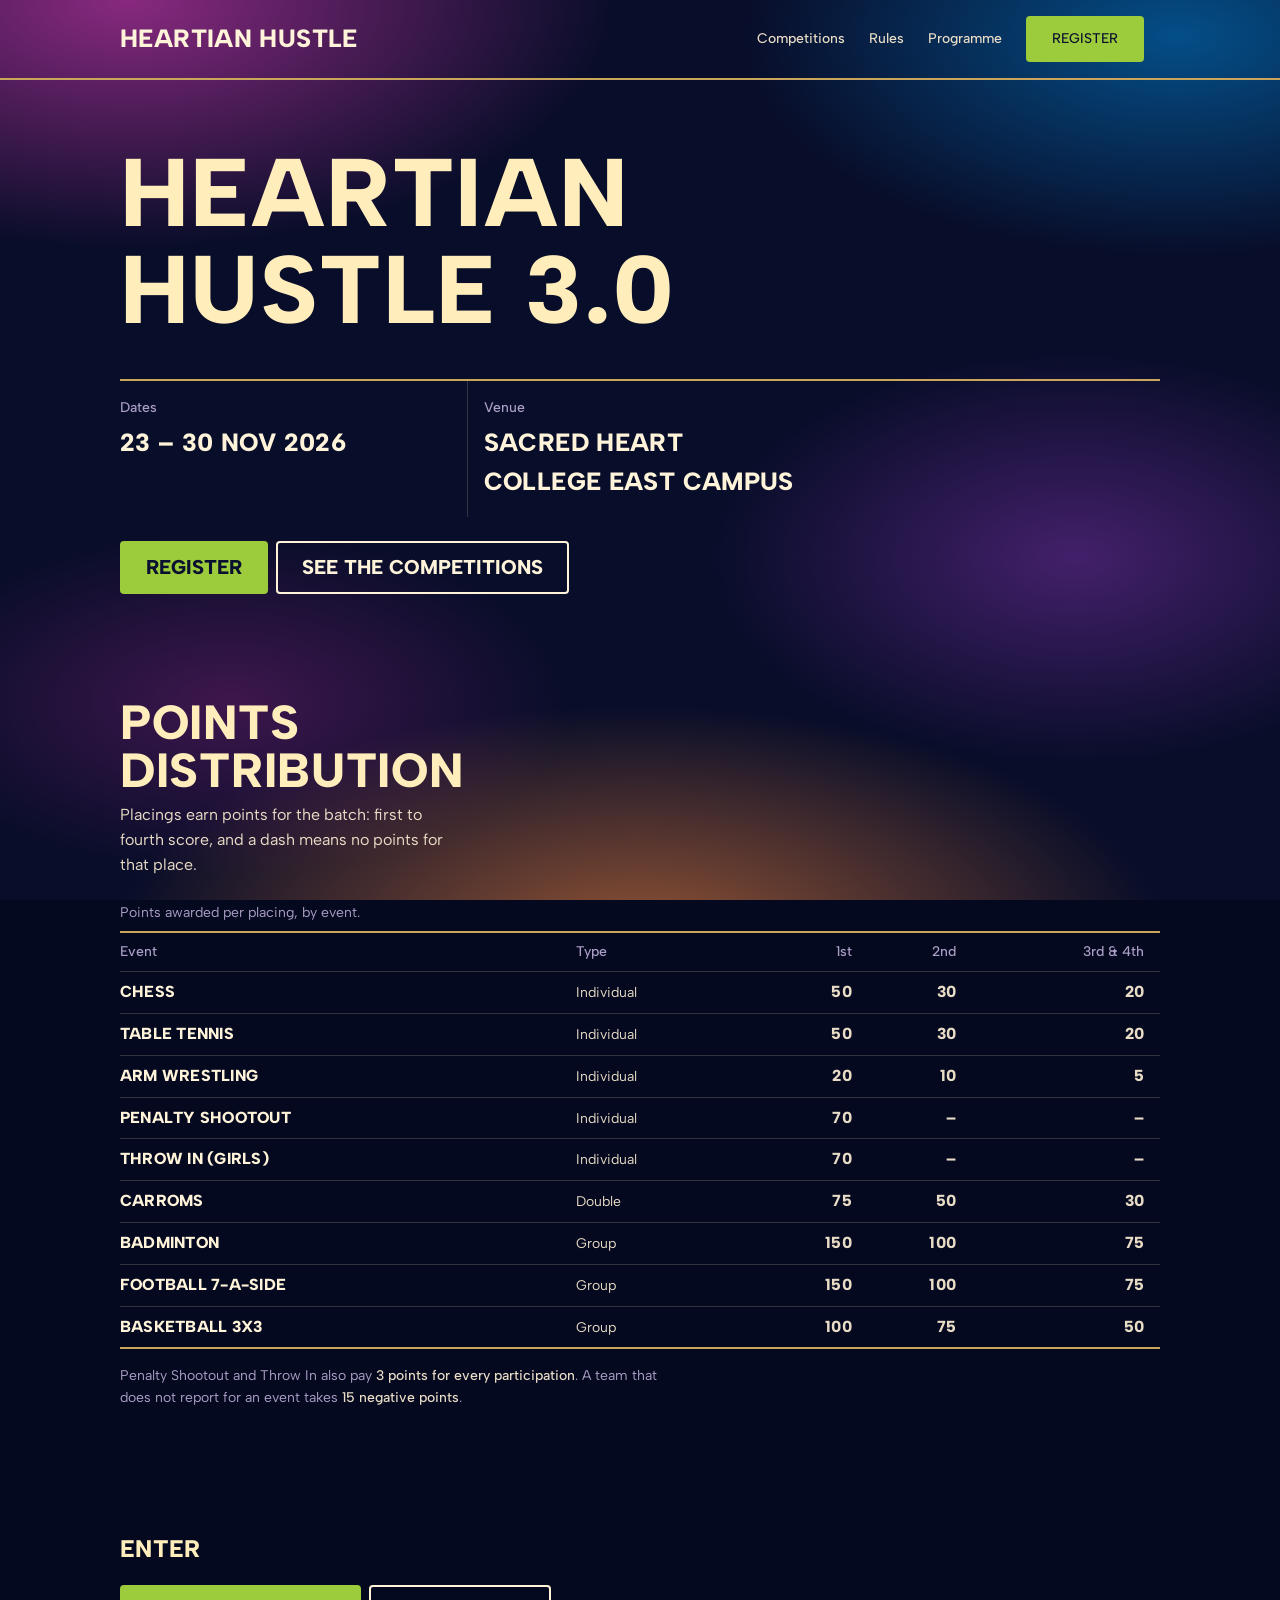
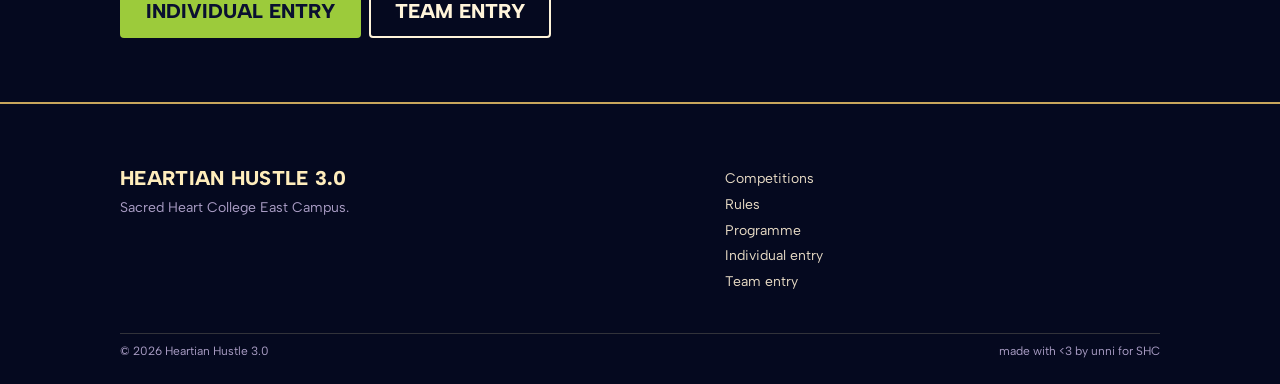
<file: index.html>
<!DOCTYPE html>
<html lang="en">
<head>
<meta charset="utf-8">
<meta name="viewport" content="width=device-width, initial-scale=1">
<title>Heartian Hustle 3.0</title>
<meta name="description" content="Heartian Hustle 3.0 at Sacred Heart College East Campus, 23 – 30 November 2026.">
<meta property="og:title" content="Heartian Hustle 3.0">
<meta property="og:description" content="Heartian Hustle 3.0 at Sacred Heart College East Campus, 23 – 30 November 2026.">
<meta property="og:type" content="website">
<meta name="theme-color" content="#080d29">
<link rel="icon" href="data:image/svg+xml,%3Csvg xmlns='http://www.w3.org/2000/svg' viewBox='0 0 32 32'%3E%3Crect width='32' height='32' fill='%239ccb3b'/%3E%3Ctext x='16' y='24' font-family='Helvetica,Arial,sans-serif' font-size='20' font-weight='700' fill='%230a1030' text-anchor='middle'%3EH%3C/text%3E%3C/svg%3E">
<link rel="preconnect" href="https://fonts.googleapis.com">
<link rel="preconnect" href="https://fonts.gstatic.com" crossorigin>
<link href="https://fonts.googleapis.com/css2?family=Albert+Sans:wght@400;500;700;800&family=JetBrains+Mono:wght@500&display=swap" rel="stylesheet">
<link rel="stylesheet" href="css/style.css?v=20261119i">
<script>document.documentElement.className += ' js';</script>
</head>

<body>
<a class="skip" href="#main">Skip to content</a>

<header class="mast">
  <div class="wrap mast-inner">
    <a class="wordmark" href="index.html">Heartian Hustle</a>
    <div class="mast-tools">
      <button class="nav-toggle" type="button" data-nav-toggle aria-expanded="false" aria-controls="site-nav">Menu</button>
    </div>
    <nav class="nav" id="site-nav" data-nav>
      <a href="events.html">Competitions</a>
      <a href="rules.html">Rules</a>
      <a href="schedule.html">Programme</a>
      <a class="btn btn-volt" href="register.html">Register</a>
    </nav>
  </div>
</header>

<main id="main">

  <section class="hero">
    <div class="wrap">
      <h1>Heartian Hustle 3.0</h1>
      <dl class="facts">
        <div><dt>Dates</dt><dd>23 – 30 Nov 2026</dd></div>
        <div><dt>Venue</dt><dd>Sacred Heart College East Campus</dd></div>
      </dl>
      <div class="actions">
        <a class="btn btn-volt" href="register.html">Register</a>
        <a class="btn btn-line" href="events.html">See the competitions</a>
      </div>
    </div>
  </section>

  <section class="section">
    <div class="wrap">
      <div class="section-head">
        <h2>Points distribution</h2>
        <p class="lede">Placings earn points for the batch: first to fourth score, and a dash means no points for that place.</p>
      </div>
      <div class="sheet-wrap">
        <table class="points">
          <caption>Points awarded per placing, by event.</caption>
          <thead>
            <tr>
              <th scope="col">Event</th>
              <th scope="col">Type</th>
              <th scope="col" class="num">1st</th>
              <th scope="col" class="num">2nd</th>
              <th scope="col" class="num">3rd &amp; 4th</th>
            </tr>
          </thead>
          <tbody>
            <tr>
              <th scope="row">Chess</th>
              <td>Individual</td>
              <td class="num">50</td>
              <td class="num">30</td>
              <td class="num">20</td>
            </tr>
            <tr>
              <th scope="row">Table Tennis</th>
              <td>Individual</td>
              <td class="num">50</td>
              <td class="num">30</td>
              <td class="num">20</td>
            </tr>
            <tr>
              <th scope="row">Arm Wrestling</th>
              <td>Individual</td>
              <td class="num">20</td>
              <td class="num">10</td>
              <td class="num">5</td>
            </tr>
            <tr>
              <th scope="row">Penalty Shootout</th>
              <td>Individual</td>
              <td class="num">70</td>
              <td class="num">&ndash;</td>
              <td class="num">&ndash;</td>
            </tr>
            <tr>
              <th scope="row">Throw In (Girls)</th>
              <td>Individual</td>
              <td class="num">70</td>
              <td class="num">&ndash;</td>
              <td class="num">&ndash;</td>
            </tr>
            <tr>
              <th scope="row">Carroms</th>
              <td>Double</td>
              <td class="num">75</td>
              <td class="num">50</td>
              <td class="num">30</td>
            </tr>
            <tr>
              <th scope="row">Badminton</th>
              <td>Group</td>
              <td class="num">150</td>
              <td class="num">100</td>
              <td class="num">75</td>
            </tr>
            <tr>
              <th scope="row">Football 7-a-side</th>
              <td>Group</td>
              <td class="num">150</td>
              <td class="num">100</td>
              <td class="num">75</td>
            </tr>
            <tr>
              <th scope="row">Basketball 3x3</th>
              <td>Group</td>
              <td class="num">100</td>
              <td class="num">75</td>
              <td class="num">50</td>
            </tr>
          </tbody>
        </table>
      </div>
      <p class="points-note">Penalty Shootout and Throw In also pay <strong>3 points for every participation</strong>. A team that does not report for an event takes <strong>15 negative points</strong>.</p>
    </div>
  </section>

  <section class="section">
    <div class="wrap">
      <h2>Enter</h2>
      <div class="actions mt-lg">
        <a class="btn btn-volt" href="register.html">Individual entry</a>
        <a class="btn btn-line" href="register-team.html">Team entry</a>
      </div>
    </div>
  </section>

</main>

<footer class="foot">
  <div class="wrap">
    <div class="foot-grid">
      <div>
        <h2>Heartian Hustle 3.0</h2>
        <p>Sacred Heart College East Campus.</p>
      </div>
      <div class="col">
        <a href="events.html">Competitions</a>
        <a href="rules.html">Rules</a>
        <a href="schedule.html">Programme</a>
        <a href="register.html">Individual entry</a>
        <a href="register-team.html">Team entry</a>
      </div>
    </div>
    <div class="colophon">
      <span>&copy; <span data-year>2026</span> Heartian Hustle 3.0</span>
      <span>made with &lt;3 by unni for SHC</span>
    </div>
  </div>
</footer>

<script src="js/site.js?v=20261119i" defer></script>
</body>
</html>
</file>
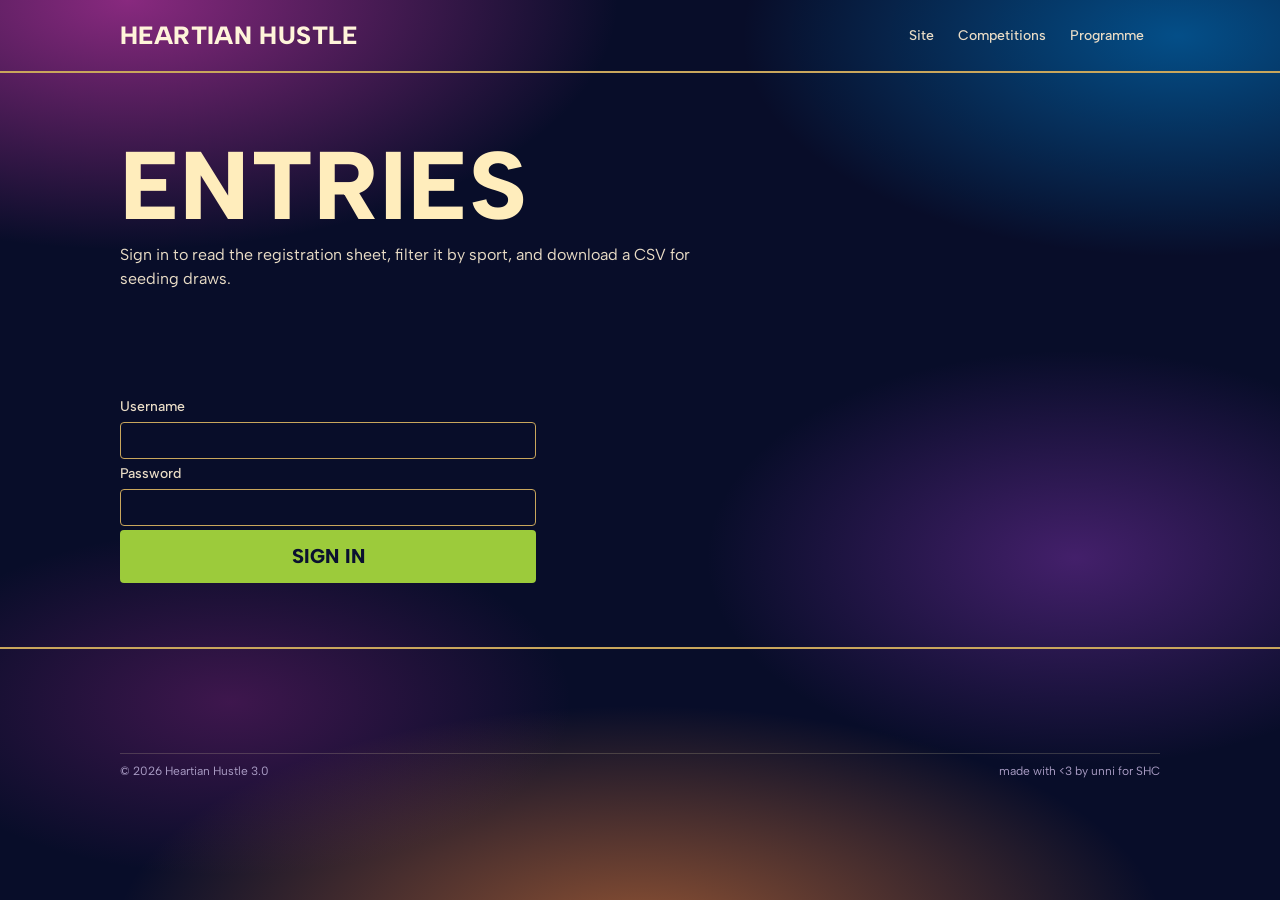
<file: admin.html>
<!DOCTYPE html>
<html lang="en">
<head>
<meta charset="utf-8">
<meta name="viewport" content="width=device-width, initial-scale=1">
<title>Entries, Heartian Hustle 3.0</title>
<meta name="description" content="Organiser console for Heartian Hustle 3.0 entries.">
<meta name="robots" content="noindex, nofollow">
<meta name="theme-color" content="#080d29">
<link rel="icon" href="data:image/svg+xml,%3Csvg xmlns='http://www.w3.org/2000/svg' viewBox='0 0 32 32'%3E%3Crect width='32' height='32' fill='%239ccb3b'/%3E%3Ctext x='16' y='24' font-family='Helvetica,Arial,sans-serif' font-size='20' font-weight='700' fill='%230a1030' text-anchor='middle'%3EH%3C/text%3E%3C/svg%3E">
<link rel="preconnect" href="https://fonts.googleapis.com">
<link rel="preconnect" href="https://fonts.gstatic.com" crossorigin>
<link href="https://fonts.googleapis.com/css2?family=Albert+Sans:wght@400;500;700;800&family=JetBrains+Mono:wght@500&display=swap" rel="stylesheet">
<link rel="stylesheet" href="css/style.css?v=20261119i">
<script>document.documentElement.className += ' js';</script>
</head>

<body>
<a class="skip" href="#main">Skip to content</a>

<header class="mast">
  <div class="wrap mast-inner">
    <a class="wordmark" href="index.html">Heartian Hustle</a>
    <div class="mast-tools">
    </div>
    <nav class="nav" id="site-nav" data-nav>
      <a href="index.html">Site</a>
      <a href="events.html">Competitions</a>
      <a href="schedule.html">Programme</a>
    </nav>
  </div>
</header>

<main id="main">

  <section class="hero">
    <div class="wrap">
      <h1>Entries</h1>
      <p class="lede">Sign in to read the registration sheet, filter it by sport, and download a CSV for seeding draws.</p>
    </div>
  </section>

  <section class="section">
    <div class="wrap">

      <!-- Sign in ------------------------------------------------------- -->
      <div class="admin-auth" data-admin-login>
        <form data-login-form class="stack" novalidate>
          <div class="field">
            <label for="admin-username">Username</label>
            <input id="admin-username" name="username" type="text" autocomplete="username" autocapitalize="none" spellcheck="false" required>
          </div>
          <div class="field">
            <label for="admin-password">Password</label>
            <input id="admin-password" name="password" type="password" autocomplete="current-password" required>
          </div>
          <div class="notice" data-login-error hidden role="alert"></div>
          <div class="field">
            <button class="btn btn-volt" type="submit">Sign in</button>
          </div>
        </form>
      </div>

      <!-- Console ------------------------------------------------------ -->
      <div data-admin-app hidden>
        <div class="notice" data-admin-error hidden role="alert"></div>

        <dl class="admin-stats" data-admin-stats></dl>

        <div class="admin-filters mt-lg">
          <div class="field">
            <label for="admin-q">Search</label>
            <input id="admin-q" type="search" placeholder="Name, roll number, phone" data-admin-search>
          </div>
          <div class="field">
            <label for="admin-event">Sport</label>
            <select id="admin-event" data-admin-event>
              <option value="">All sports</option>
            </select>
          </div>
          <div class="field">
            <label for="admin-kind">Entries</label>
            <select id="admin-kind" data-admin-kind>
              <option value="batch">Batch</option>
              <option value="team">Team</option>
            </select>
          </div>
          <div class="field admin-filter-reset">
            <button class="btn btn-line" type="button" data-admin-reset>Reset filters</button>
          </div>
        </div>

        <div class="actions mt-lg">
          <button class="btn btn-line" type="button" data-admin-refresh>Refresh</button>
          <button class="btn btn-line" type="button" data-admin-csv>Download CSV</button>
          <button class="btn btn-line" type="button" data-admin-logout>Sign out</button>
        </div>

        <p class="hint" data-admin-count aria-live="polite"></p>

        <div class="sheet-wrap">
          <table class="admin-table" data-admin-table></table>
        </div>
      </div>

    </div>
  </section>

</main>

<footer class="foot">
  <div class="wrap">
    <div class="colophon">
      <span>&copy; <span data-year>2026</span> Heartian Hustle 3.0</span>
      <span>made with &lt;3 by unni for SHC</span>
    </div>
  </div>
</footer>

<script src="js/config.js?v=20261119i" defer></script>
<script src="js/site.js?v=20261119i" defer></script>
<script src="js/admin.js?v=20261119i" defer></script>
</body>
</html>
</file>
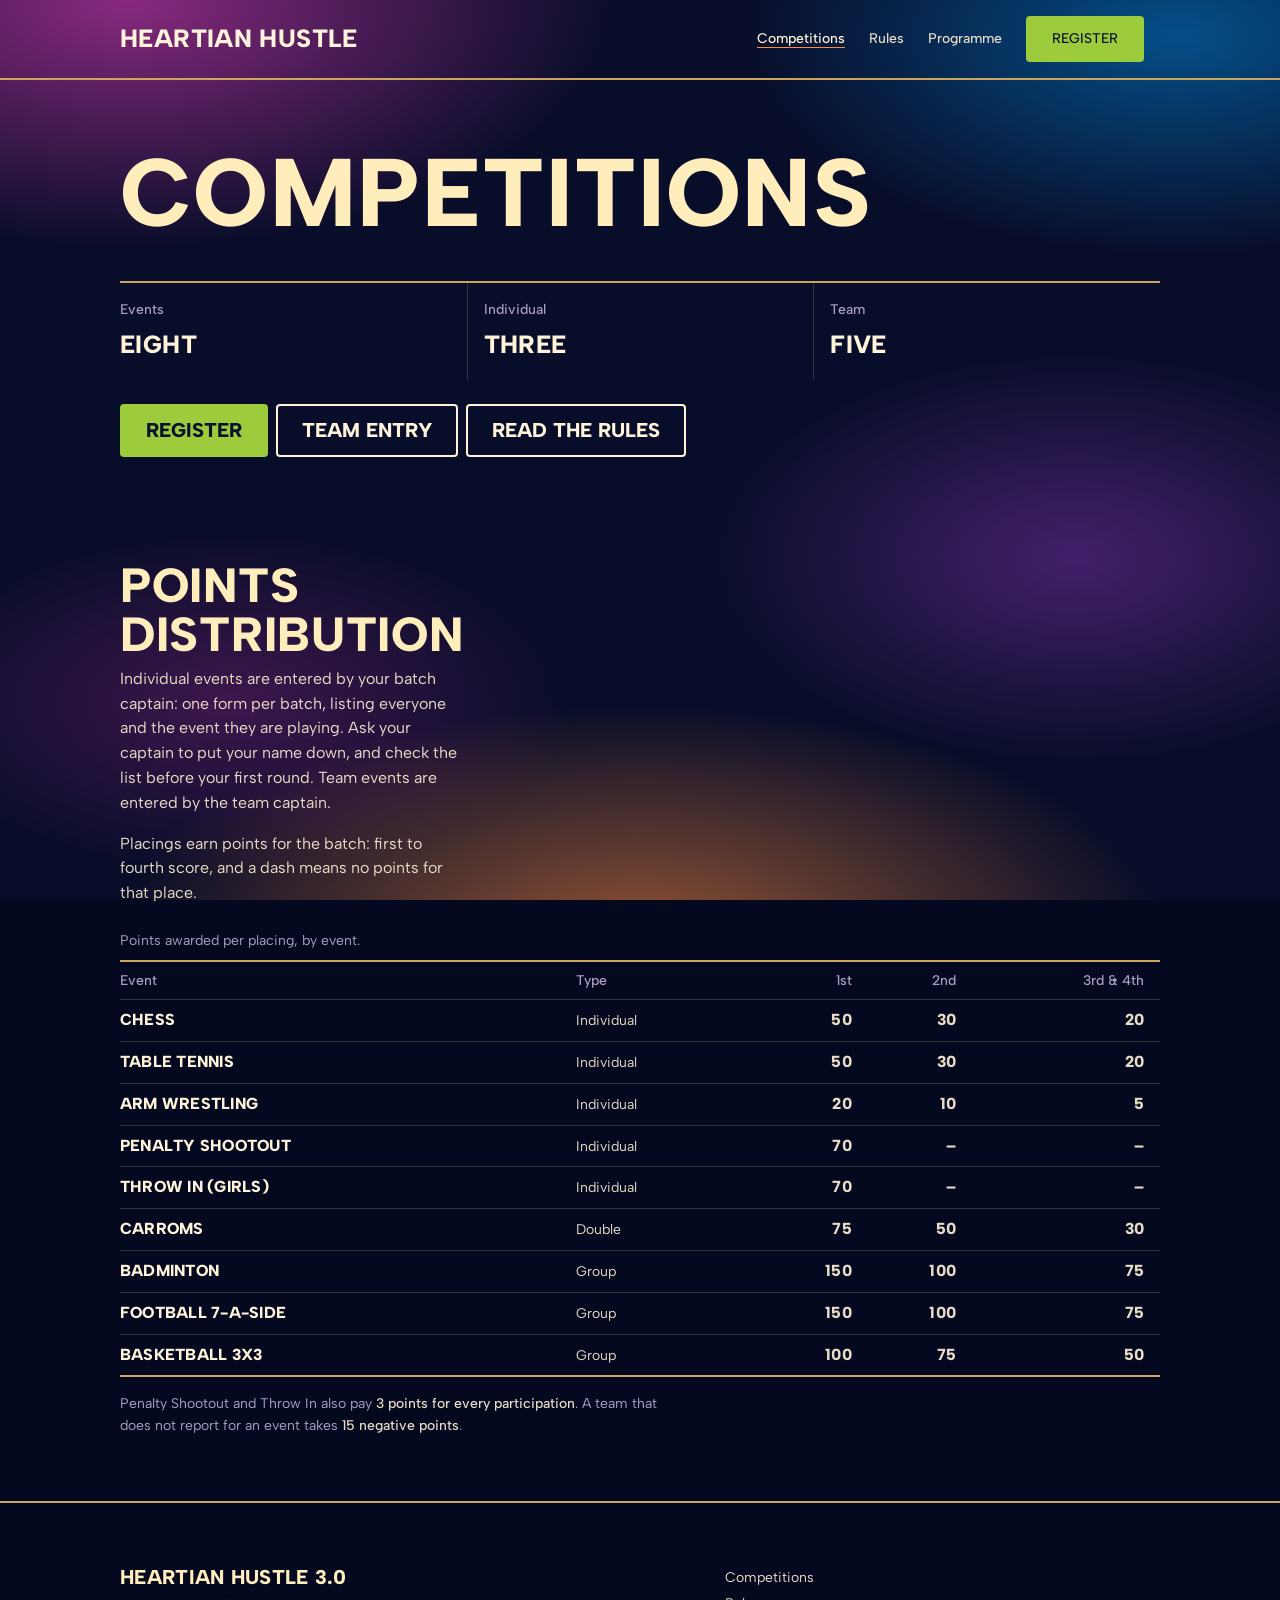
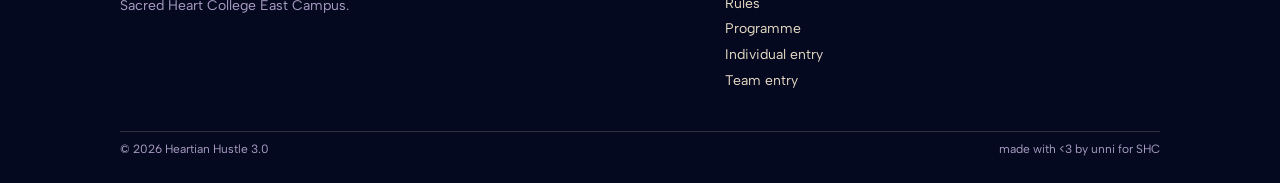
<file: events.html>
<!DOCTYPE html>
<html lang="en">
<head>
<meta charset="utf-8">
<meta name="viewport" content="width=device-width, initial-scale=1">
<title>Competitions, Heartian Hustle 3.0</title>
<meta name="description" content="Points distribution for the Heartian Hustle 3.0 competitions.">
<meta property="og:title" content="Competitions, Heartian Hustle 3.0">
<meta property="og:description" content="Points distribution for the Heartian Hustle 3.0 competitions.">
<meta property="og:type" content="website">
<meta name="theme-color" content="#080d29">
<link rel="icon" href="data:image/svg+xml,%3Csvg xmlns='http://www.w3.org/2000/svg' viewBox='0 0 32 32'%3E%3Crect width='32' height='32' fill='%239ccb3b'/%3E%3Ctext x='16' y='24' font-family='Helvetica,Arial,sans-serif' font-size='20' font-weight='700' fill='%230a1030' text-anchor='middle'%3EH%3C/text%3E%3C/svg%3E">
<link rel="preconnect" href="https://fonts.googleapis.com">
<link rel="preconnect" href="https://fonts.gstatic.com" crossorigin>
<link href="https://fonts.googleapis.com/css2?family=Albert+Sans:wght@400;500;700;800&family=JetBrains+Mono:wght@500&display=swap" rel="stylesheet">
<link rel="stylesheet" href="css/style.css?v=20261119i">
<script>document.documentElement.className += ' js';</script>
</head>

<body>
<a class="skip" href="#main">Skip to content</a>

<header class="mast">
  <div class="wrap mast-inner">
    <a class="wordmark" href="index.html">Heartian Hustle</a>
    <div class="mast-tools">
      <button class="nav-toggle" type="button" data-nav-toggle aria-expanded="false" aria-controls="site-nav">Menu</button>
    </div>
    <nav class="nav" id="site-nav" data-nav>
      <a href="events.html" aria-current="page">Competitions</a>
      <a href="rules.html">Rules</a>
      <a href="schedule.html">Programme</a>
      <a class="btn btn-volt" href="register.html">Register</a>
    </nav>
  </div>
</header>

<main id="main">

  <section class="hero">
    <div class="wrap">
      <h1>Competitions</h1>
      <dl class="facts">
        <div><dt>Events</dt><dd>Eight</dd></div>
        <div><dt>Individual</dt><dd>Three</dd></div>
        <div><dt>Team</dt><dd>Five</dd></div>
      </dl>
      <div class="actions">
        <a class="btn btn-volt" href="register.html">Register</a>
        <a class="btn btn-line" href="register-team.html">Team entry</a>
        <a class="btn btn-line" href="rules.html">Read the rules</a>
      </div>
    </div>
  </section>

  <section class="section">
    <div class="wrap">
      <div class="section-head">
        <h2>Points distribution</h2>
        <p class="lede">Individual events are entered by your batch captain: one form per batch, listing everyone and the event they are playing. Ask your captain to put your name down, and check the list before your first round. Team events are entered by the team captain.</p>
        <p class="lede">Placings earn points for the batch: first to fourth score, and a dash means no points for that place.</p>
      </div>
      <div class="sheet-wrap">
        <table class="points">
          <caption>Points awarded per placing, by event.</caption>
          <thead>
            <tr>
              <th scope="col">Event</th>
              <th scope="col">Type</th>
              <th scope="col" class="num">1st</th>
              <th scope="col" class="num">2nd</th>
              <th scope="col" class="num">3rd &amp; 4th</th>
            </tr>
          </thead>
          <tbody>
            <tr>
              <th scope="row">Chess</th>
              <td>Individual</td>
              <td class="num">50</td>
              <td class="num">30</td>
              <td class="num">20</td>
            </tr>
            <tr>
              <th scope="row">Table Tennis</th>
              <td>Individual</td>
              <td class="num">50</td>
              <td class="num">30</td>
              <td class="num">20</td>
            </tr>
            <tr>
              <th scope="row">Arm Wrestling</th>
              <td>Individual</td>
              <td class="num">20</td>
              <td class="num">10</td>
              <td class="num">5</td>
            </tr>
            <tr>
              <th scope="row">Penalty Shootout</th>
              <td>Individual</td>
              <td class="num">70</td>
              <td class="num">&ndash;</td>
              <td class="num">&ndash;</td>
            </tr>
            <tr>
              <th scope="row">Throw In (Girls)</th>
              <td>Individual</td>
              <td class="num">70</td>
              <td class="num">&ndash;</td>
              <td class="num">&ndash;</td>
            </tr>
            <tr>
              <th scope="row">Carroms</th>
              <td>Double</td>
              <td class="num">75</td>
              <td class="num">50</td>
              <td class="num">30</td>
            </tr>
            <tr>
              <th scope="row">Badminton</th>
              <td>Group</td>
              <td class="num">150</td>
              <td class="num">100</td>
              <td class="num">75</td>
            </tr>
            <tr>
              <th scope="row">Football 7-a-side</th>
              <td>Group</td>
              <td class="num">150</td>
              <td class="num">100</td>
              <td class="num">75</td>
            </tr>
            <tr>
              <th scope="row">Basketball 3x3</th>
              <td>Group</td>
              <td class="num">100</td>
              <td class="num">75</td>
              <td class="num">50</td>
            </tr>
          </tbody>
        </table>
      </div>
      <p class="points-note">Penalty Shootout and Throw In also pay <strong>3 points for every participation</strong>. A team that does not report for an event takes <strong>15 negative points</strong>.</p>
    </div>
  </section>

</main>

<footer class="foot">
  <div class="wrap">
    <div class="foot-grid">
      <div>
        <h2>Heartian Hustle 3.0</h2>
        <p>Sacred Heart College East Campus.</p>
      </div>
      <div class="col">
        <a href="events.html">Competitions</a>
        <a href="rules.html">Rules</a>
        <a href="schedule.html">Programme</a>
        <a href="register.html">Individual entry</a>
        <a href="register-team.html">Team entry</a>
      </div>
    </div>
    <div class="colophon">
      <span>&copy; <span data-year>2026</span> Heartian Hustle 3.0</span>
      <span>made with &lt;3 by unni for SHC</span>
    </div>
  </div>
</footer>

<script src="js/site.js?v=20261119i" defer></script>
</body>
</html>
</file>
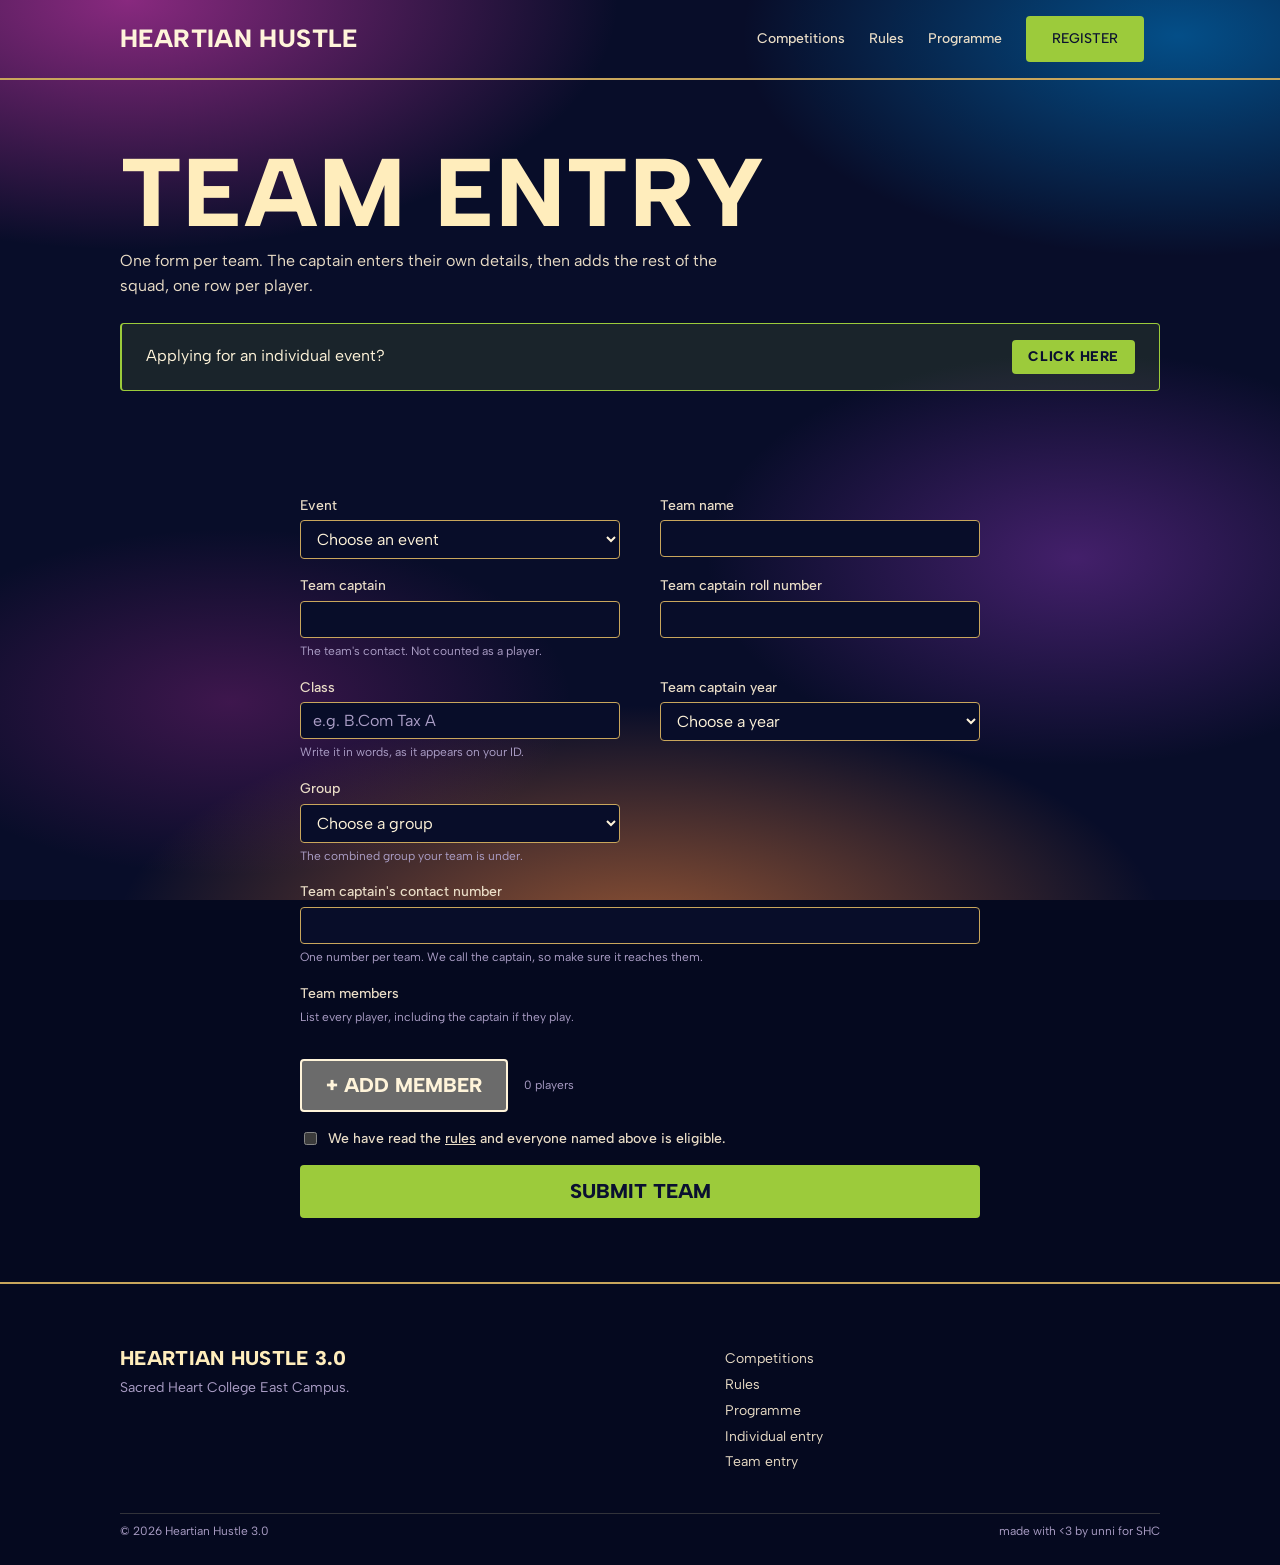
<file: register-team.html>
<!DOCTYPE html>
<html lang="en">
<head>
<meta charset="utf-8">
<meta name="viewport" content="width=device-width, initial-scale=1">
<title>Team entry, Heartian Hustle 3.0</title>
<meta name="description" content="Team entry for Heartian Hustle 3.0.">
<meta property="og:title" content="Team entry, Heartian Hustle 3.0">
<meta property="og:description" content="Team entry for Heartian Hustle 3.0.">
<meta property="og:type" content="website">
<meta name="theme-color" content="#080d29">
<link rel="icon" href="data:image/svg+xml,%3Csvg xmlns='http://www.w3.org/2000/svg' viewBox='0 0 32 32'%3E%3Crect width='32' height='32' fill='%239ccb3b'/%3E%3Ctext x='16' y='24' font-family='Helvetica,Arial,sans-serif' font-size='20' font-weight='700' fill='%230a1030' text-anchor='middle'%3EH%3C/text%3E%3C/svg%3E">
<link rel="preconnect" href="https://fonts.googleapis.com">
<link rel="preconnect" href="https://fonts.gstatic.com" crossorigin>
<link href="https://fonts.googleapis.com/css2?family=Albert+Sans:wght@400;500;700;800&family=JetBrains+Mono:wght@500&display=swap" rel="stylesheet">
<link rel="stylesheet" href="css/style.css?v=20261119i">
<script>document.documentElement.className += ' js';</script>
</head>

<body>
<a class="skip" href="#main">Skip to content</a>

<header class="mast">
  <div class="wrap mast-inner">
    <a class="wordmark" href="index.html">Heartian Hustle</a>
    <div class="mast-tools">
      <button class="nav-toggle" type="button" data-nav-toggle aria-expanded="false" aria-controls="site-nav">Menu</button>
    </div>
    <nav class="nav" id="site-nav" data-nav>
      <a href="events.html">Competitions</a>
      <a href="rules.html">Rules</a>
      <a href="schedule.html">Programme</a>
      <a class="btn btn-volt" href="register.html" aria-current="page">Register</a>
    </nav>
  </div>
</header>

<main id="main">

  <section class="hero">
    <div class="wrap">
      <h1>Team entry</h1>
      <p class="lede">One form per team. The captain enters their own details, then adds the rest of the squad, one row per player.</p>
      <a class="crosslink" href="register.html">
        <span class="crosslink-ask">Applying for an individual event?</span>
        <span class="crosslink-go">Click here</span>
      </a>
    </div>
  </section>

  <section class="section">
    <div class="wrap entry entry-single">

      <div>
        <div class="notice" data-form-status hidden role="alert"></div>

        <noscript>
          <div class="notice">This form needs JavaScript to send your entry. Turn it on in your browser, or ask an organiser to take your details.</div>
        </noscript>

        <form method="post" action="#" data-register-form data-form-kind="team">
          <div class="form-grid">

            <div class="field">
              <label for="competition">Event</label>
              <select id="competition" name="event" required data-event-select>
                <option value="">Choose an event</option>
                <option value="carroms">Carroms</option>
                <option value="badminton-boys">Badminton (Boys)</option>
                <option value="badminton-girls">Badminton (Girls)</option>
                <option value="football-7s">Football 7-a-side</option>
                <option value="basketball-3s">Basketball 3x3</option>
              </select>
            </div>

            <div class="field">
              <label for="team">Team name</label>
              <input id="team" name="team" type="text" required>
            </div>

            <div class="field">
              <label for="captain">Team captain</label>
              <input id="captain" name="captain" type="text" autocomplete="name" required>
              <span class="hint">The team's contact. Not counted as a player.</span>
            </div>

            <div class="field">
              <label for="captain_roll">Team captain roll number</label>
              <input id="captain_roll" name="captain_roll" type="text" required>
            </div>

            <div class="field">
              <label for="captain_class">Class</label>
              <input id="captain_class" name="captain_class" type="text" placeholder="e.g. B.Com Tax A" required>
              <span class="hint">Write it in words, as it appears on your ID.</span>
            </div>

            <div class="field">
              <label for="captain_year">Team captain year</label>
              <select id="captain_year" name="captain_year" required>
                <option value="">Choose a year</option>
                <option value="1">1st year</option>
                <option value="2">2nd year</option>
                <option value="3">3rd year</option>
              </select>
            </div>

            <div class="field">
              <label for="team_group">Group</label>
              <select id="team_group" name="team_group" required>
                <option value="">Choose a group</option>
                <option value="bcom-tax-a-mcom">B.Com Tax A &amp; M.Com</option>
                <option value="bcom-tax-b">B.Com Tax B</option>
                <option value="bcom-ca-msw">B.Com CA &amp; MSW</option>
                <option value="bcom-fa-msc-evs">B.Com FA &amp; M.Sc EVS</option>
                <option value="bcom-ba">B.Com BA</option>
                <option value="bsc-msc-psy">B.Sc &amp; M.Sc Psy</option>
                <option value="bba-im-bsw">BBA IM &amp; BSW</option>
                <option value="bba-ba-lsm">BBA BA &amp; LSM</option>
                <option value="bca-msc-ai">BCA + M.Sc AI</option>
                <option value="bsc-ca-bcom-tt-gt">B.Sc CA, B.Com TT &amp; GT</option>
                <option value="ba-ma-eng-bsc-eco">BA, MA Eng &amp; B.Sc Eco</option>
              </select>
              <span class="hint">The combined group your team is under.</span>
            </div>

            <div class="field field-full">
              <label for="phone">Team captain's contact number</label>
              <input id="phone" name="phone" type="tel" autocomplete="tel" required>
              <span class="hint">One number per team. We call the captain, so make sure it reaches them.</span>
            </div>

            <div class="field field-full" role="group" aria-labelledby="members-label">
              <span id="members-label" class="field-label">Team members</span>
              <span class="hint" data-members-hint>List every player, including the captain if they play.</span>
              <div class="members" data-members></div>
              <div class="members-actions">
                <button class="btn btn-line" type="button" data-member-add>+ Add member</button>
                <span class="members-count" data-members-count></span>
              </div>
              <span class="field-error" data-members-error hidden>Add every player before submitting.</span>
            </div>

            <div class="field field-full">
              <label class="check" for="agree">
                <input id="agree" name="agree_rules" type="checkbox" value="yes" required>
                <span>We have read the <a href="rules.html">rules</a> and everyone named above is eligible.</span>
              </label>
            </div>

            <div class="field field-full">
              <button class="btn btn-volt btn-block" type="submit">Submit team</button>
            </div>

          </div>

          <input type="text" name="_gotcha" value="" tabindex="-1" autocomplete="off" aria-hidden="true" style="position:absolute;left:-9999px;width:1px;height:1px;overflow:hidden">
        </form>

        <div class="notice" data-form-success hidden role="status">
          <strong>Team entry received.</strong> <span data-form-success-detail></span>
        </div>
      </div>

    </div>
  </section>

</main>

<footer class="foot">
  <div class="wrap">
    <div class="foot-grid">
      <div>
        <h2>Heartian Hustle 3.0</h2>
        <p>Sacred Heart College East Campus.</p>
      </div>
      <div class="col">
        <a href="events.html">Competitions</a>
        <a href="rules.html">Rules</a>
        <a href="schedule.html">Programme</a>
        <a href="register.html">Individual entry</a>
        <a href="register-team.html">Team entry</a>
      </div>
    </div>
    <div class="colophon">
      <span>&copy; <span data-year>2026</span> Heartian Hustle 3.0</span>
      <span>made with &lt;3 by unni for SHC</span>
    </div>
  </div>
</footer>

<script src="js/config.js?v=20261119i" defer></script>
<script src="js/site.js?v=20261119i" defer></script>
<script src="js/register.js?v=20261119i" defer></script>
</body>
</html>
</file>
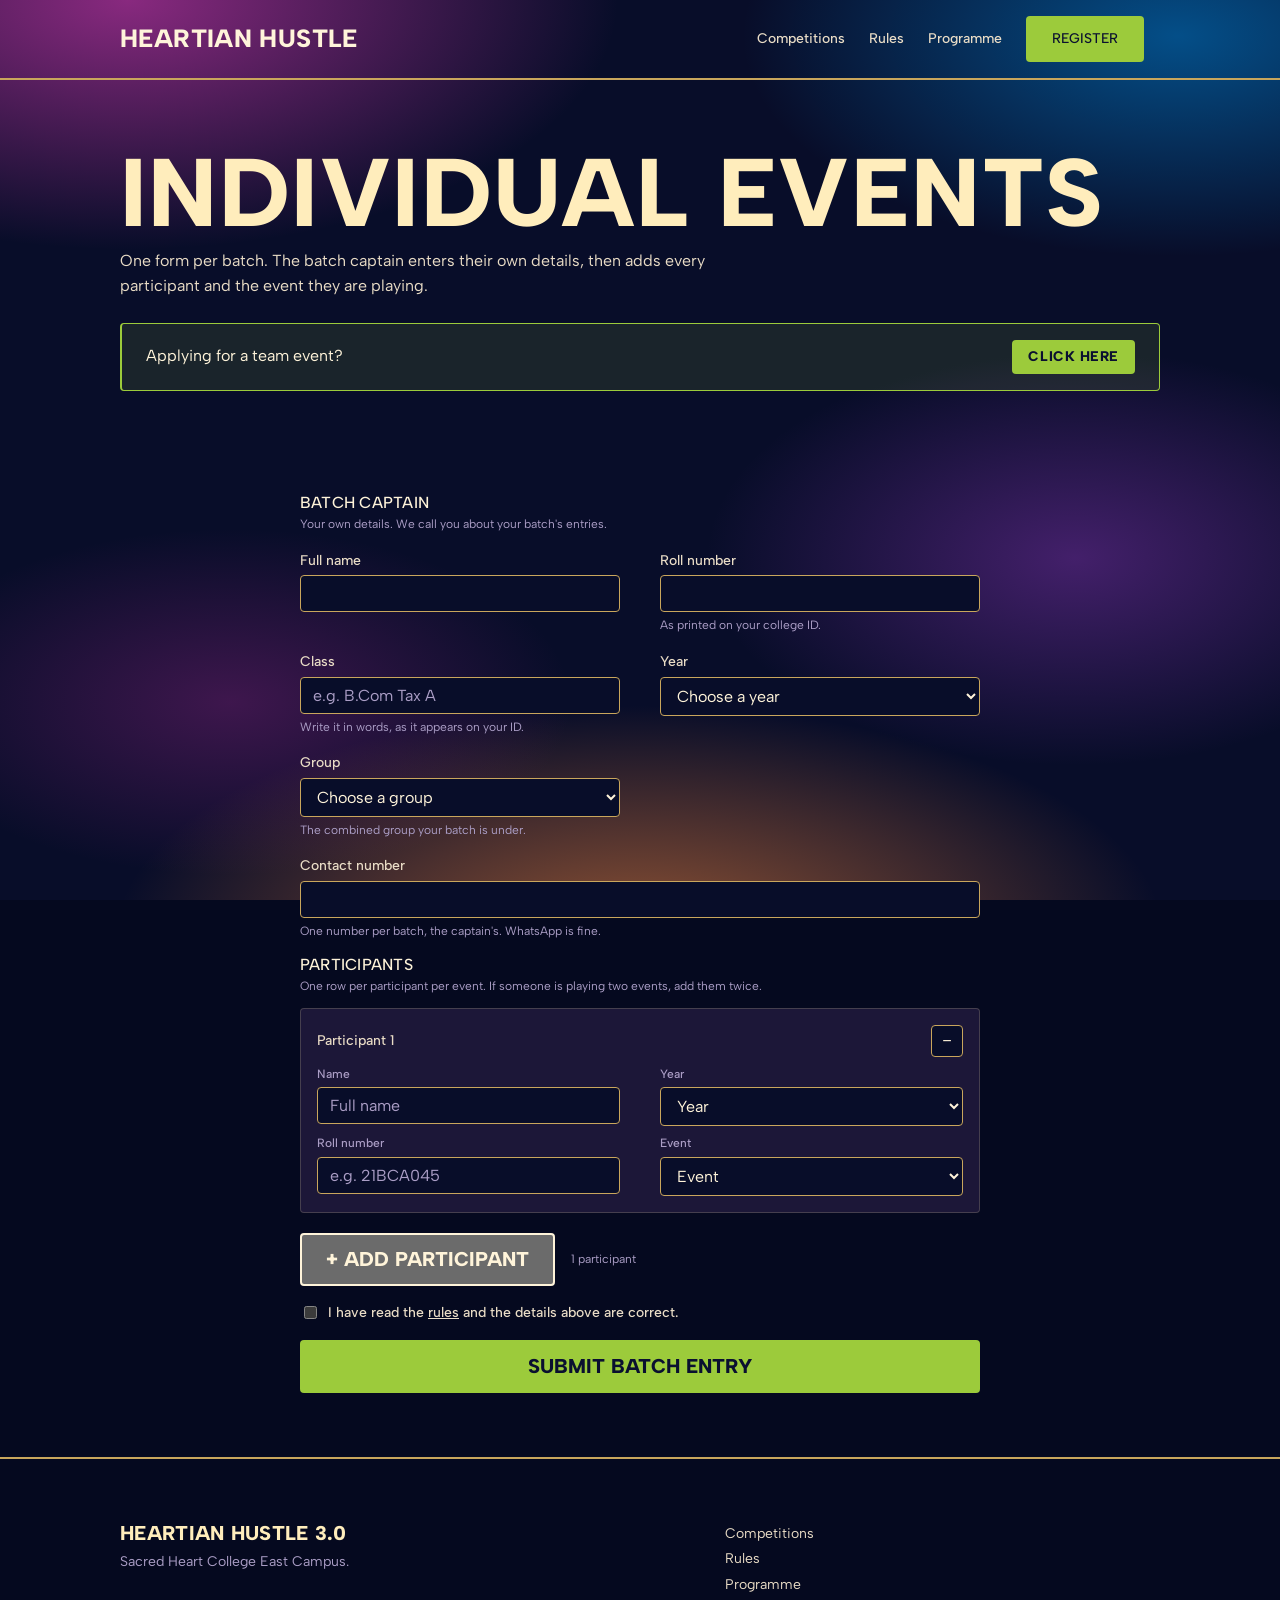
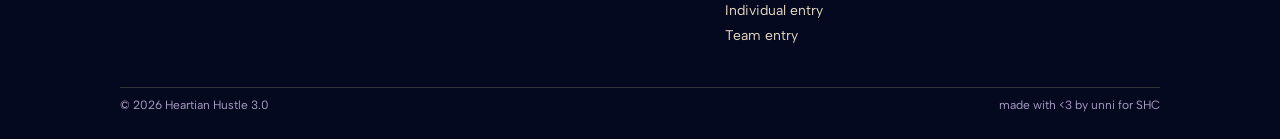
<file: register.html>
<!DOCTYPE html>
<html lang="en">
<head>
<meta charset="utf-8">
<meta name="viewport" content="width=device-width, initial-scale=1">
<title>Individual events entry, Heartian Hustle 3.0</title>
<meta name="description" content="Batch captains enter every participant for the individual events at Heartian Hustle 3.0.">
<meta property="og:title" content="Individual events entry, Heartian Hustle 3.0">
<meta property="og:description" content="Batch captains enter every participant for the individual events at Heartian Hustle 3.0.">
<meta property="og:type" content="website">
<meta name="theme-color" content="#080d29">
<link rel="icon" href="data:image/svg+xml,%3Csvg xmlns='http://www.w3.org/2000/svg' viewBox='0 0 32 32'%3E%3Crect width='32' height='32' fill='%239ccb3b'/%3E%3Ctext x='16' y='24' font-family='Helvetica,Arial,sans-serif' font-size='20' font-weight='700' fill='%230a1030' text-anchor='middle'%3EH%3C/text%3E%3C/svg%3E">
<link rel="preconnect" href="https://fonts.googleapis.com">
<link rel="preconnect" href="https://fonts.gstatic.com" crossorigin>
<link href="https://fonts.googleapis.com/css2?family=Albert+Sans:wght@400;500;700;800&family=JetBrains+Mono:wght@500&display=swap" rel="stylesheet">
<link rel="stylesheet" href="css/style.css?v=20261119i">
<script>document.documentElement.className += ' js';</script>
</head>

<body>
<a class="skip" href="#main">Skip to content</a>

<header class="mast">
  <div class="wrap mast-inner">
    <a class="wordmark" href="index.html">Heartian Hustle</a>
    <div class="mast-tools">
      <button class="nav-toggle" type="button" data-nav-toggle aria-expanded="false" aria-controls="site-nav">Menu</button>
    </div>
    <nav class="nav" id="site-nav" data-nav>
      <a href="events.html">Competitions</a>
      <a href="rules.html">Rules</a>
      <a href="schedule.html">Programme</a>
      <a class="btn btn-volt" href="register.html" aria-current="page">Register</a>
    </nav>
  </div>
</header>

<main id="main">

  <section class="hero">
    <div class="wrap">
      <h1>Individual events</h1>
      <p class="lede">One form per batch. The batch captain enters their own details, then adds every participant and the event they are playing.</p>
      <a class="crosslink" href="register-team.html">
        <span class="crosslink-ask">Applying for a team event?</span>
        <span class="crosslink-go">Click here</span>
      </a>
    </div>
  </section>

  <section class="section" id="entry-form">
    <div class="wrap entry entry-single">

      <div>
        <div class="notice" data-form-status hidden role="alert"></div>

        <noscript>
          <div class="notice">This form needs JavaScript to send your entry. Turn it on in your browser, or ask an organiser to take your details.</div>
        </noscript>

        <form method="post" action="#" data-register-form data-form-kind="batch">
          <div class="form-grid">

            <div class="field field-full">
              <h2 class="form-head">Batch captain</h2>
              <span class="hint">Your own details. We call you about your batch's entries.</span>
            </div>

            <div class="field">
              <label for="captain">Full name</label>
              <input id="captain" name="captain" type="text" autocomplete="name" required>
            </div>

            <div class="field">
              <label for="captain_roll">Roll number</label>
              <input id="captain_roll" name="captain_roll" type="text" required>
              <span class="hint">As printed on your college ID.</span>
            </div>


            <div class="field">
              <label for="captain_class">Class</label>
              <input id="captain_class" name="captain_class" type="text" placeholder="e.g. B.Com Tax A" required>
              <span class="hint">Write it in words, as it appears on your ID.</span>
            </div>

            <div class="field">
              <label for="captain_year">Year</label>
              <select id="captain_year" name="captain_year" required>
                <option value="">Choose a year</option>
                <option value="1">1st year</option>
                <option value="2">2nd year</option>
                <option value="3">3rd year</option>
              </select>
            </div>

            <div class="field">
              <label for="batch_group">Group</label>
              <select id="batch_group" name="batch_group" required>
                <option value="">Choose a group</option>
                <option value="bcom-tax-a-mcom">B.Com Tax A &amp; M.Com</option>
                <option value="bcom-tax-b">B.Com Tax B</option>
                <option value="bcom-ca-msw">B.Com CA &amp; MSW</option>
                <option value="bcom-fa-msc-evs">B.Com FA &amp; M.Sc EVS</option>
                <option value="bcom-ba">B.Com BA</option>
                <option value="bsc-msc-psy">B.Sc &amp; M.Sc Psy</option>
                <option value="bba-im-bsw">BBA IM &amp; BSW</option>
                <option value="bba-ba-lsm">BBA BA &amp; LSM</option>
                <option value="bca-msc-ai">BCA + M.Sc AI</option>
                <option value="bsc-ca-bcom-tt-gt">B.Sc CA, B.Com TT &amp; GT</option>
                <option value="ba-ma-eng-bsc-eco">BA, MA Eng &amp; B.Sc Eco</option>
              </select>
              <span class="hint">The combined group your batch is under.</span>
            </div>

            <div class="field field-full">
              <label for="phone">Contact number</label>
              <input id="phone" name="phone" type="tel" autocomplete="tel" required>
              <span class="hint">One number per batch, the captain's. WhatsApp is fine.</span>
            </div>

            <div class="field field-full">
              <h2 class="form-head">Participants</h2>
              <span class="hint">One row per participant per event. If someone is playing two events, add them twice.</span>
              <div class="members" data-participants></div>
              <div class="members-actions">
                <button class="btn btn-line" type="button" data-participant-add>+ Add participant</button>
                <span class="members-count" data-participants-count></span>
              </div>
            </div>

            <div class="field field-full">
              <label class="check" for="agree">
                <input id="agree" name="agree_rules" type="checkbox" value="yes" required>
                <span>I have read the <a href="rules.html">rules</a> and the details above are correct.</span>
              </label>
            </div>

            <div class="field field-full">
              <button class="btn btn-volt btn-block" type="submit">Submit batch entry</button>
            </div>

          </div>

          <input type="text" name="_gotcha" value="" tabindex="-1" autocomplete="off" aria-hidden="true" style="position:absolute;left:-9999px;width:1px;height:1px;overflow:hidden">
        </form>

        <div class="notice" data-form-success hidden role="status">
          <strong>Batch entry received.</strong> <span data-form-success-detail></span>
        </div>
      </div>

    </div>
  </section>

</main>

<footer class="foot">
  <div class="wrap">
    <div class="foot-grid">
      <div>
        <h2>Heartian Hustle 3.0</h2>
        <p>Sacred Heart College East Campus.</p>
      </div>
      <div class="col">
        <a href="events.html">Competitions</a>
        <a href="rules.html">Rules</a>
        <a href="schedule.html">Programme</a>
        <a href="register.html">Individual entry</a>
        <a href="register-team.html">Team entry</a>
      </div>
    </div>
    <div class="colophon">
      <span>&copy; <span data-year>2026</span> Heartian Hustle 3.0</span>
      <span>made with &lt;3 by unni for SHC</span>
    </div>
  </div>
</footer>

<script src="js/config.js?v=20261119i" defer></script>
<script src="js/site.js?v=20261119i" defer></script>
<script src="js/register.js?v=20261119i" defer></script>
</body>
</html>
</file>
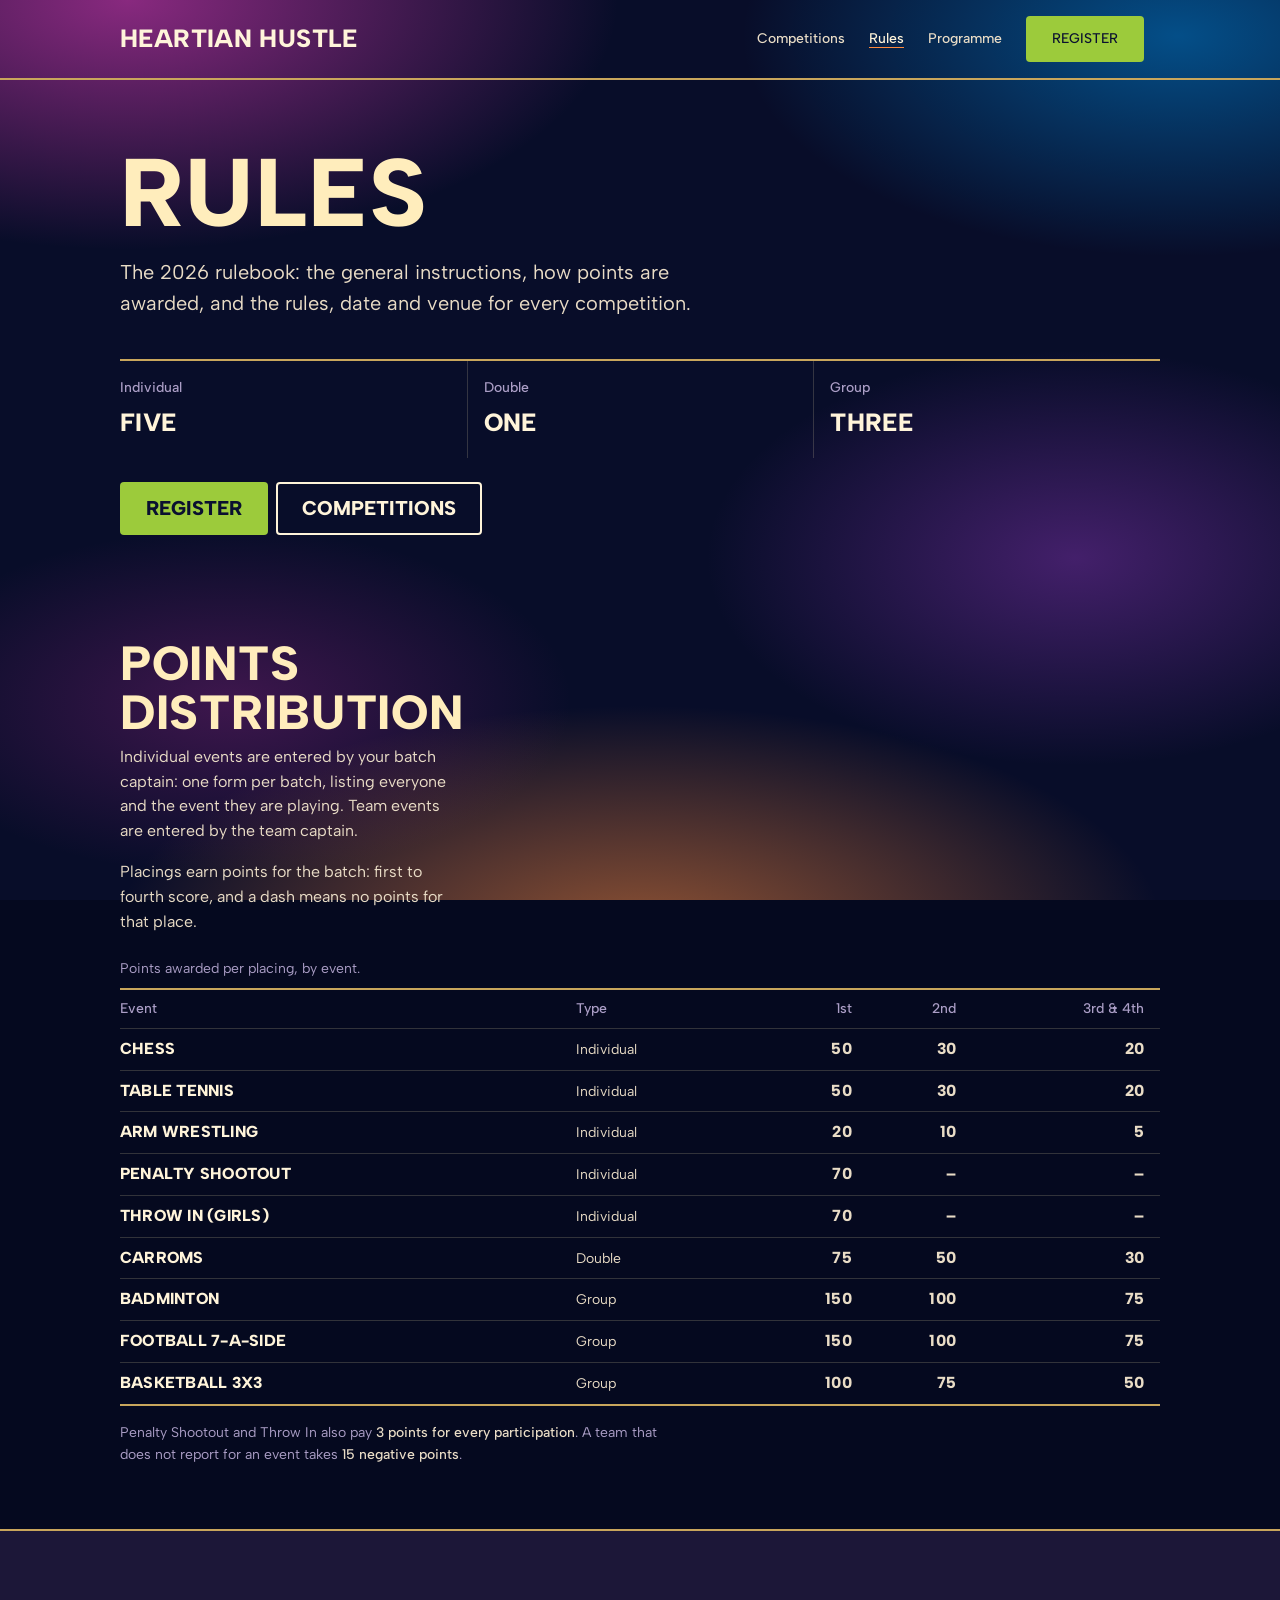
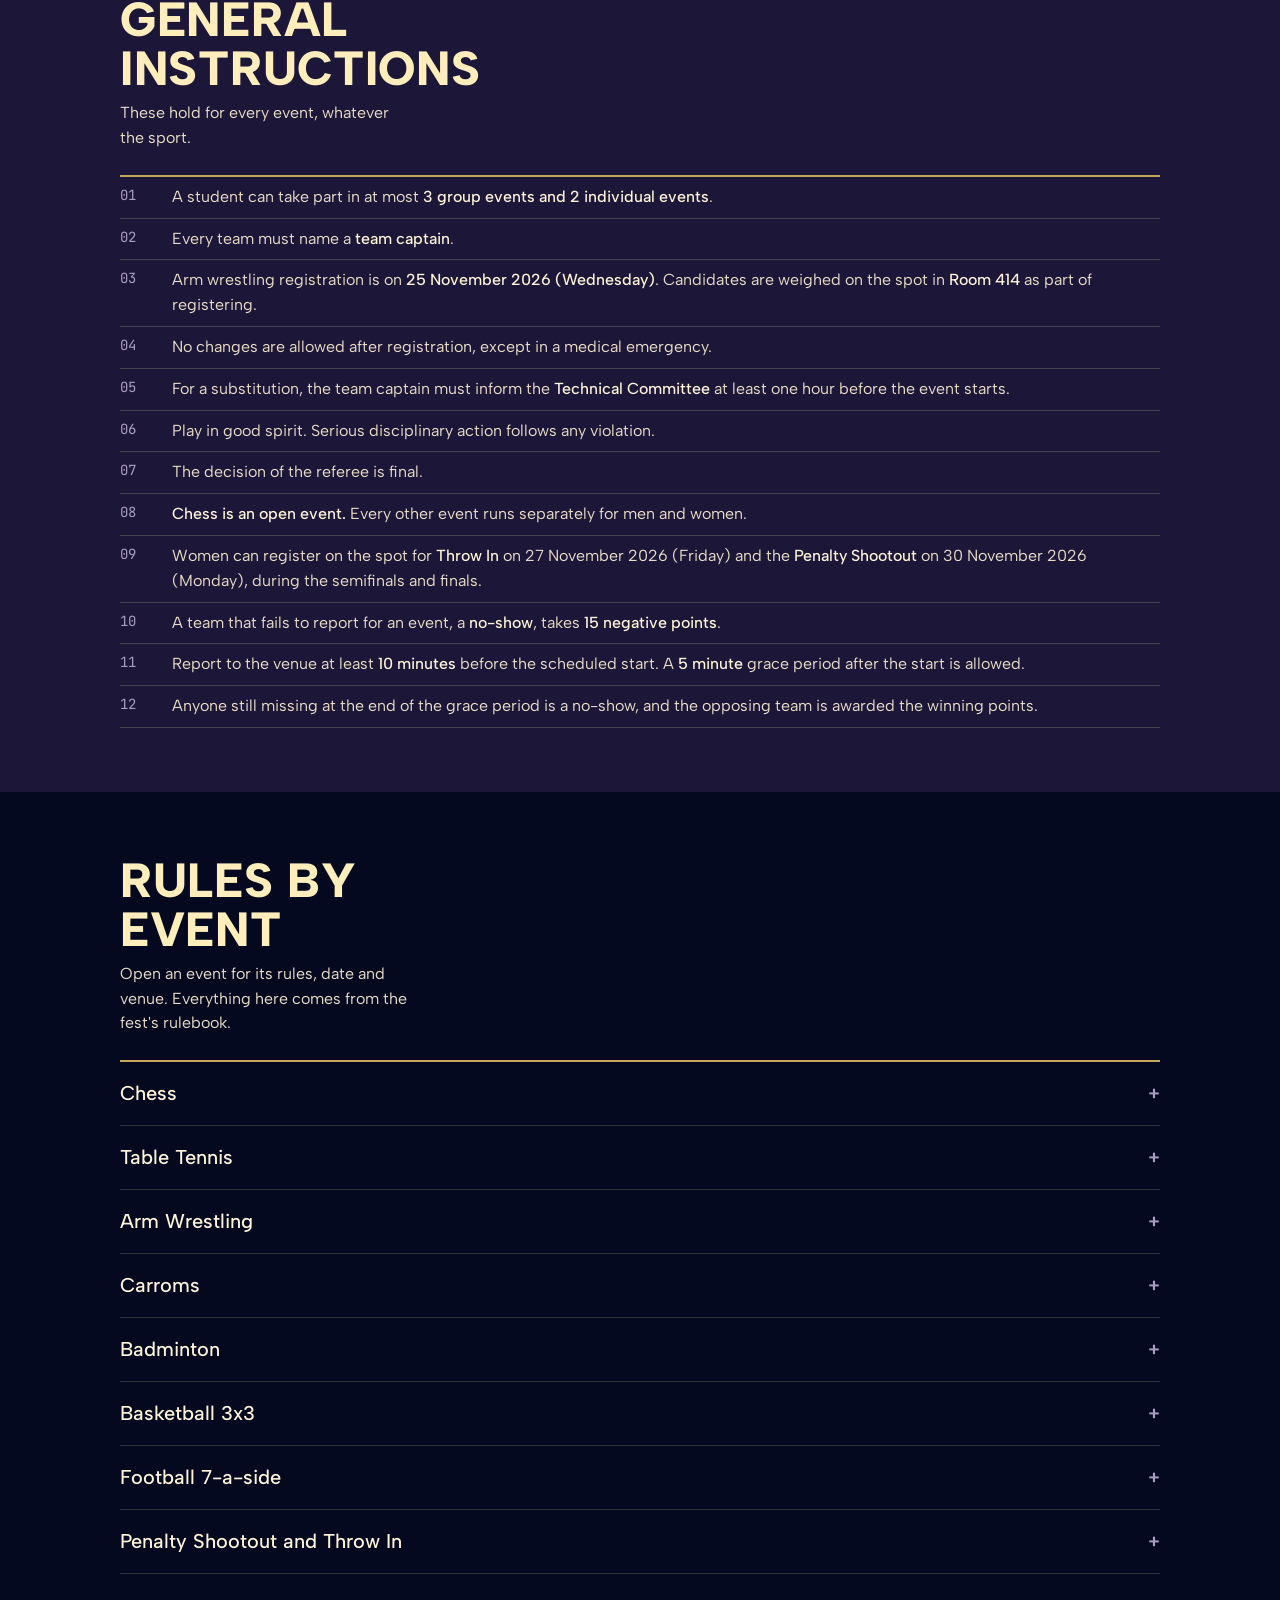
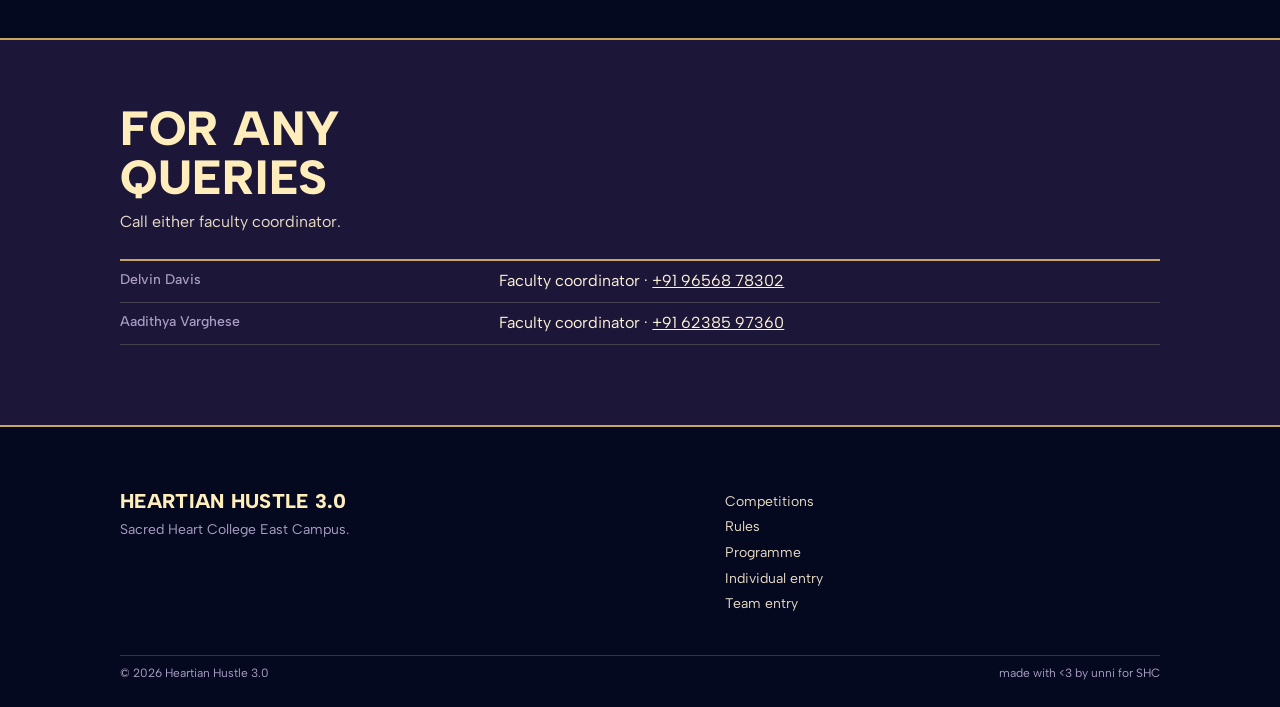
<file: rules.html>
<!DOCTYPE html>
<html lang="en">
<head>
<meta charset="utf-8">
<meta name="viewport" content="width=device-width, initial-scale=1">
<title>Rules, Heartian Hustle 3.0</title>
<meta name="description" content="The 2026 rulebook for Heartian Hustle 3.0: general instructions, points distribution, and the rules, dates and venues for every competition.">
<meta property="og:title" content="Rules, Heartian Hustle 3.0">
<meta property="og:description" content="The 2026 rulebook for Heartian Hustle 3.0: general instructions, points distribution, and the rules, dates and venues for every competition.">
<meta property="og:type" content="website">
<meta name="theme-color" content="#080d29">
<link rel="icon" href="data:image/svg+xml,%3Csvg xmlns='http://www.w3.org/2000/svg' viewBox='0 0 32 32'%3E%3Crect width='32' height='32' fill='%239ccb3b'/%3E%3Ctext x='16' y='24' font-family='Helvetica,Arial,sans-serif' font-size='20' font-weight='700' fill='%230a1030' text-anchor='middle'%3EH%3C/text%3E%3C/svg%3E">
<link rel="preconnect" href="https://fonts.googleapis.com">
<link rel="preconnect" href="https://fonts.gstatic.com" crossorigin>
<link href="https://fonts.googleapis.com/css2?family=Albert+Sans:wght@400;500;700;800&family=JetBrains+Mono:wght@500&display=swap" rel="stylesheet">
<link rel="stylesheet" href="css/style.css?v=20261119i">
<script>document.documentElement.className += ' js';</script>
</head>

<body>
<a class="skip" href="#main">Skip to content</a>

<header class="mast">
  <div class="wrap mast-inner">
    <a class="wordmark" href="index.html">Heartian Hustle</a>
    <div class="mast-tools">
      <button class="nav-toggle" type="button" data-nav-toggle aria-expanded="false" aria-controls="site-nav">Menu</button>
    </div>
    <nav class="nav" id="site-nav" data-nav>
      <a href="events.html">Competitions</a>
      <a href="rules.html" aria-current="page">Rules</a>
      <a href="schedule.html">Programme</a>
      <a class="btn btn-volt" href="register.html">Register</a>
    </nav>
  </div>
</header>

<main id="main">

  <section class="hero">
    <div class="wrap">
      <h1>Rules</h1>
      <p class="hero-line">The 2026 rulebook: the general instructions, how points are awarded, and the rules, date and venue for every competition.</p>
      <dl class="facts">
        <div><dt>Individual</dt><dd>Five</dd></div>
        <div><dt>Double</dt><dd>One</dd></div>
        <div><dt>Group</dt><dd>Three</dd></div>
      </dl>
      <div class="actions">
        <a class="btn btn-volt" href="register.html">Register</a>
        <a class="btn btn-line" href="events.html">Competitions</a>
      </div>
    </div>
  </section>

  <section class="section">
    <div class="wrap">
      <div class="section-head">
        <h2>Points distribution</h2>
        <p class="lede">Individual events are entered by your batch captain: one form per batch, listing everyone and the event they are playing. Team events are entered by the team captain.</p>
        <p class="lede">Placings earn points for the batch: first to fourth score, and a dash means no points for that place.</p>
      </div>
<div class="sheet-wrap">
        <table class="points">
          <caption>Points awarded per placing, by event.</caption>
          <thead>
            <tr>
              <th scope="col">Event</th>
              <th scope="col">Type</th>
              <th scope="col" class="num">1st</th>
              <th scope="col" class="num">2nd</th>
              <th scope="col" class="num">3rd &amp; 4th</th>
            </tr>
          </thead>
          <tbody>
            <tr>
              <th scope="row">Chess</th>
              <td>Individual</td>
              <td class="num">50</td>
              <td class="num">30</td>
              <td class="num">20</td>
            </tr>
            <tr>
              <th scope="row">Table Tennis</th>
              <td>Individual</td>
              <td class="num">50</td>
              <td class="num">30</td>
              <td class="num">20</td>
            </tr>
            <tr>
              <th scope="row">Arm Wrestling</th>
              <td>Individual</td>
              <td class="num">20</td>
              <td class="num">10</td>
              <td class="num">5</td>
            </tr>
            <tr>
              <th scope="row">Penalty Shootout</th>
              <td>Individual</td>
              <td class="num">70</td>
              <td class="num">&ndash;</td>
              <td class="num">&ndash;</td>
            </tr>
            <tr>
              <th scope="row">Throw In (Girls)</th>
              <td>Individual</td>
              <td class="num">70</td>
              <td class="num">&ndash;</td>
              <td class="num">&ndash;</td>
            </tr>
            <tr>
              <th scope="row">Carroms</th>
              <td>Double</td>
              <td class="num">75</td>
              <td class="num">50</td>
              <td class="num">30</td>
            </tr>
            <tr>
              <th scope="row">Badminton</th>
              <td>Group</td>
              <td class="num">150</td>
              <td class="num">100</td>
              <td class="num">75</td>
            </tr>
            <tr>
              <th scope="row">Football 7-a-side</th>
              <td>Group</td>
              <td class="num">150</td>
              <td class="num">100</td>
              <td class="num">75</td>
            </tr>
            <tr>
              <th scope="row">Basketball 3x3</th>
              <td>Group</td>
              <td class="num">100</td>
              <td class="num">75</td>
              <td class="num">50</td>
            </tr>
          </tbody>
        </table>
      </div>
      <p class="points-note">Penalty Shootout and Throw In also pay <strong>3 points for every participation</strong>. A team that does not report for an event takes <strong>15 negative points</strong>.</p>
    </div>
  </section>

  <section class="section section-well">
    <div class="wrap">
      <div class="section-head">
        <h2>General instructions</h2>
        <p class="lede">These hold for every event, whatever the sport.</p>
      </div>
      <ol class="rules">
        <li>A student can take part in at most <strong>3 group events and 2 individual events</strong>.</li>
        <li>Every team must name a <strong>team captain</strong>.</li>
        <li>Arm wrestling registration is on <strong>25 November 2026 (Wednesday)</strong>. Candidates are weighed on the spot in <strong>Room 414</strong> as part of registering.</li>
        <li>No changes are allowed after registration, except in a medical emergency.</li>
        <li>For a substitution, the team captain must inform the <strong>Technical Committee</strong> at least one hour before the event starts.</li>
        <li>Play in good spirit. Serious disciplinary action follows any violation.</li>
        <li>The decision of the referee is final.</li>
        <li><strong>Chess is an open event.</strong> Every other event runs separately for men and women.</li>
        <li>Women can register on the spot for <strong>Throw In</strong> on 27 November 2026 (Friday) and the <strong>Penalty Shootout</strong> on 30 November 2026 (Monday), during the semifinals and finals.</li>
        <li>A team that fails to report for an event, a <strong>no-show</strong>, takes <strong>15 negative points</strong>.</li>
        <li>Report to the venue at least <strong>10 minutes</strong> before the scheduled start. A <strong>5 minute</strong> grace period after the start is allowed.</li>
        <li>Anyone still missing at the end of the grace period is a no-show, and the opposing team is awarded the winning points.</li>
      </ol>
    </div>
  </section>

  <section class="section">
    <div class="wrap">
      <div class="section-head">
        <h2>Rules by event</h2>
        <p class="lede">Open an event for its rules, date and venue. Everything here comes from the fest's rulebook.</p>
      </div>

      <details>
        <summary>Chess</summary>
        <div class="details-body">
          <dl class="event-meta">
            <div><dt>Format</dt><dd>Individual</dd></div>
            <div><dt>Date</dt><dd>25 &amp; 26 November 2026</dd></div>
            <div><dt>Time</dt><dd>1:45 pm</dd></div>
            <div><dt>Venue</dt><dd>Room 301</dd></div>
          </dl>
          <ul class="rule-list">
            <li>A maximum of <strong>four participants from each team</strong> can be registered.</li>
            <li>Report to the venue <strong>15 minutes</strong> before the scheduled time.</li>
            <li>State your ranking when you register. It cannot be changed afterwards, and not disclosing it means disqualification.</li>
            <li>Install a <strong>chess timer app</strong> on your phone before you arrive.</li>
            <li>Take any issue with the game to the arbiter.</li>
          </ul>
        </div>
      </details>

      <details>
        <summary>Table Tennis</summary>
        <div class="details-body">
          <dl class="event-meta">
            <div><dt>Format</dt><dd>Individual</dd></div>
            <div><dt>Date</dt><dd>26 &amp; 27 November 2026</dd></div>
            <div><dt>Time</dt><dd>1:45 pm</dd></div>
            <div><dt>Venue</dt><dd>English Lobby</dd></div>
          </dl>
          <ul class="rule-list">
            <li>This is an individual event.</li>
            <li>A maximum of <strong>two participants</strong> from each category and batch can take part.</li>
            <li>Report to the venue <strong>15 minutes</strong> before the scheduled time.</li>
            <li>Take any issue with the game to the referee.</li>
          </ul>
        </div>
      </details>

      <details>
        <summary>Arm Wrestling</summary>
        <div class="details-body">
          <dl class="event-meta">
            <div><dt>Format</dt><dd>Individual, separate for boys and girls</dd></div>
            <div><dt>Date</dt><dd>26 &amp; 27 November 2026</dd></div>
            <div><dt>Time</dt><dd>1:45 pm</dd></div>
            <div><dt>Venue</dt><dd>Main Lobby</dd></div>
          </dl>
          <ul class="rule-list">
            <li>The event runs separately for boys and girls.</li>
            <li>Weight categories: <strong>below 60 kg, 60–70 kg, 70–80 kg, 80+ kg</strong>.</li>
            <li>Say whether you are entering to pull with your <strong>left or right</strong> arm.</li>
            <li>There is a risk of injury. You take part at your own risk.</li>
            <li>Report to the venue <strong>15 minutes</strong> before the scheduled time.</li>
            <li>Take any issue with the game to the referee.</li>
          </ul>
        </div>
      </details>

      <details>
        <summary>Carroms</summary>
        <div class="details-body">
          <dl class="event-meta">
            <div><dt>Format</dt><dd>Double</dd></div>
            <div><dt>Date</dt><dd>25 &amp; 26 November 2026</dd></div>
            <div><dt>Time</dt><dd>1:45 pm</dd></div>
            <div><dt>Venue</dt><dd>Rooms 211 and 209</dd></div>
          </dl>
          <ul class="rule-list">
            <li>A maximum of <strong>two teams of two players</strong> from each category, from each batch, can take part.</li>
            <li>Report to the venue <strong>15 minutes</strong> before the scheduled time.</li>
            <li>Take any issue with the game to the referee.</li>
          </ul>
        </div>
      </details>

      <details>
        <summary>Badminton</summary>
        <div class="details-body">
          <dl class="event-meta">
            <div><dt>Format</dt><dd>Group</dd></div>
            <div><dt>Date</dt><dd>23 November onwards</dd></div>
            <div><dt>Time</dt><dd>1:45 pm</dd></div>
            <div><dt>Venue</dt><dd>Badminton court, 3rd floor</dd></div>
          </dl>
          <ul class="rule-list">
            <li>The game runs separately for men and women, in a <strong>league format</strong>.</li>
            <li>At least <strong>two participants per category</strong> — two girls and two boys — must register. There is no maximum.</li>
            <li>After each team has played two matches, the team with the fewest points on the leaderboard is eliminated.</li>
            <li>After the third round the <strong>top four teams</strong> go through to the semifinals.</li>
            <li>Each team brings its own rackets.</li>
            <li>Every tie is a singles and a doubles match. If the tie is level, a reverse singles decides it.</li>
            <li>Report to the venue <strong>15 minutes</strong> before the scheduled time.</li>
          </ul>
        </div>
      </details>

      <details>
        <summary>Basketball 3x3</summary>
        <div class="details-body">
          <dl class="event-meta">
            <div><dt>Format</dt><dd>Group</dd></div>
            <div><dt>Date</dt><dd>26 &amp; 27 November 2026</dd></div>
            <div><dt>Time</dt><dd>2:00 pm</dd></div>
            <div><dt>Venue</dt><dd>SH School Court</dd></div>
          </dl>
          <ul class="rule-list">
            <li>One team per batch, of up to <strong>six members: three players and three substitutes</strong>.</li>
            <li>Only <strong>one sports-quota player</strong> can be on court at a time.</li>
            <li>Games last <strong>6 minutes</strong> in the qualifiers and pre-quarterfinals, and <strong>10 minutes</strong> in the semifinals and final.</li>
            <li>Report to the venue <strong>15 minutes</strong> before the scheduled time.</li>
          </ul>
        </div>
      </details>

      <details>
        <summary>Football 7-a-side</summary>
        <div class="details-body">
          <dl class="event-meta">
            <div><dt>Format</dt><dd>Group</dd></div>
            <div><dt>Date</dt><dd>26 &amp; 27 November 2026</dd></div>
            <div><dt>Time</dt><dd>1:45 pm</dd></div>
            <div><dt>Venue</dt><dd>SH School Ground</dd></div>
          </dl>
          <ul class="rule-list">
            <li>A league in two pools, <strong>Pool A</strong> and <strong>Pool B</strong>.</li>
            <li>One team per batch, of <strong>10 players: seven on the field and three substitutes</strong>.</li>
            <li>Only <strong>two sports-quota players</strong> can play in a match at a time.</li>
            <li>After two matches, the team with the fewest points in each pool is eliminated.</li>
            <li>After the third round the <strong>top two teams from each pool</strong> go through to the semifinals.</li>
            <li>A win is <strong>3 points</strong>, a draw <strong>1</strong>, a loss <strong>0</strong>.</li>
            <li>Goals scored, goals conceded and the goal difference decide the qualifiers.</li>
            <li>Games last <strong>7 + 7 minutes</strong> with 3 minutes added in the qualifiers and pre-quarterfinals, and <strong>10 + 10 minutes</strong> with 4 minutes added in the semifinals and final.</li>
            <li>Report to the venue <strong>15 minutes</strong> before the scheduled time.</li>
          </ul>
        </div>
      </details>

      <details>
        <summary>Penalty Shootout and Throw In</summary>
        <div class="details-body">
          <dl class="event-meta">
            <div><dt>Format</dt><dd>Individual</dd></div>
            <div><dt>Entry</dt><dd>On the spot, during the semifinals and finals</dd></div>
          </dl>
          <ul class="rule-list">
            <li>Both are individual events, and both pay <strong>3 points for every participation</strong> on top of the placings above.</li>
            <li>First place is worth <strong>70 points</strong>. There are no second or third places.</li>
            <li>Spot registration is available for women: <strong>Throw In</strong> on 27 November (Friday) and the <strong>Penalty Shootout</strong> on 30 November (Monday), during the semifinals and finals.</li>
          </ul>
        </div>
      </details>

    </div>
  </section>

  <section class="section section-well">
    <div class="wrap">
      <div class="section-head">
        <h2>For any queries</h2>
        <p class="lede">Call either faculty coordinator.</p>
      </div>
      <dl class="included">
        <div>
          <dt>Delvin Davis</dt>
          <dd>Faculty coordinator &middot; <a href="tel:+919656878302">+91 96568 78302</a></dd>
        </div>
        <div>
          <dt>Aadithya Varghese</dt>
          <dd>Faculty coordinator &middot; <a href="tel:+916238597360">+91 62385 97360</a></dd>
        </div>
      </dl>
    </div>
  </section>

</main>

<footer class="foot">
  <div class="wrap">
    <div class="foot-grid">
      <div>
        <h2>Heartian Hustle 3.0</h2>
        <p>Sacred Heart College East Campus.</p>
      </div>
      <div class="col">
        <a href="events.html">Competitions</a>
        <a href="rules.html">Rules</a>
        <a href="schedule.html">Programme</a>
        <a href="register.html">Individual entry</a>
        <a href="register-team.html">Team entry</a>
      </div>
    </div>
    <div class="colophon">
      <span>&copy; <span data-year>2026</span> Heartian Hustle 3.0</span>
      <span>made with &lt;3 by unni for SHC</span>
    </div>
  </div>
</footer>

<script src="js/site.js?v=20261119i" defer></script>
</body>
</html>
</file>
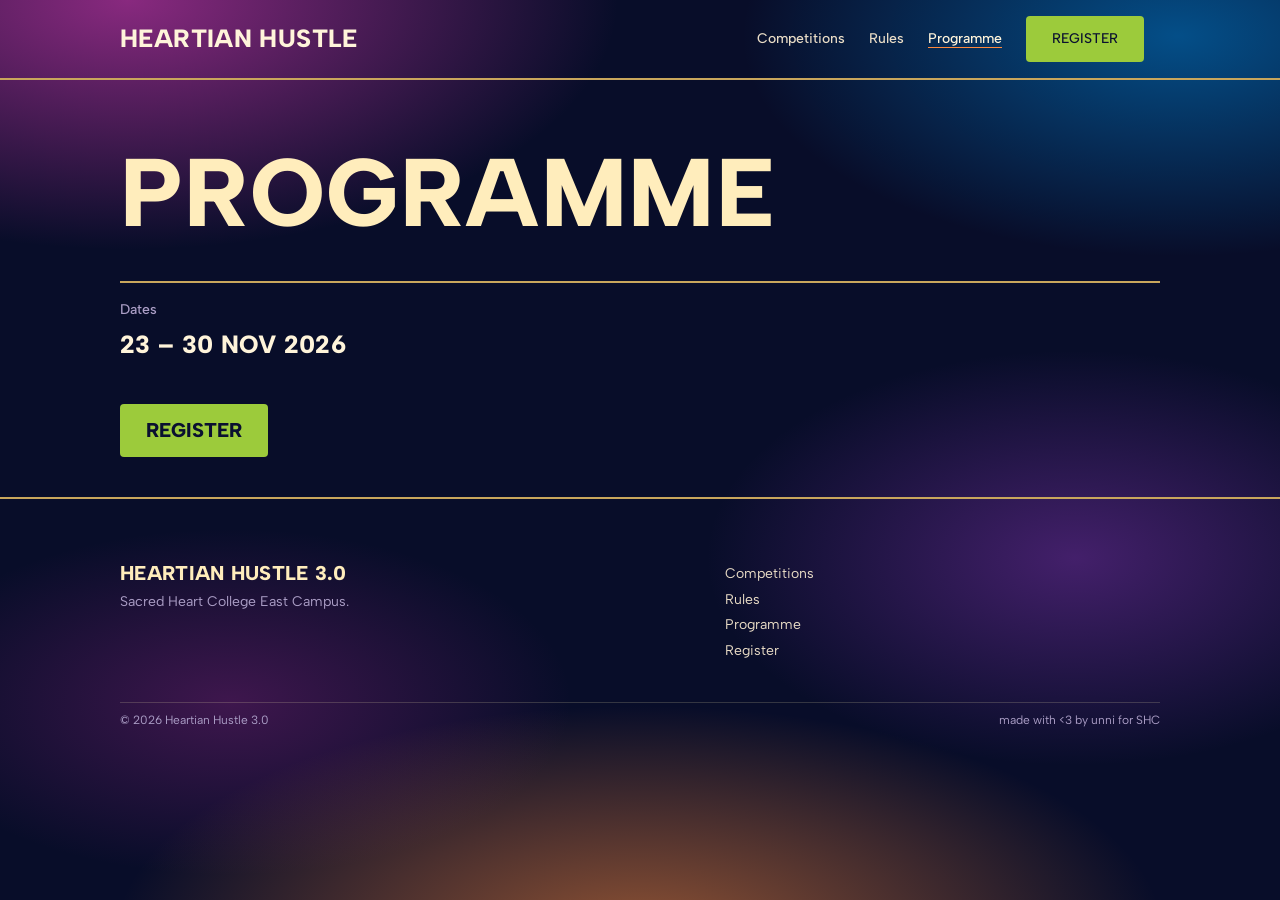
<file: schedule.html>
<!DOCTYPE html>
<html lang="en">
<head>
<meta charset="utf-8">
<meta name="viewport" content="width=device-width, initial-scale=1">
<title>Programme, Heartian Hustle 3.0</title>
<meta name="description" content="Programme for Heartian Hustle 3.0.">
<meta property="og:title" content="Programme, Heartian Hustle 3.0">
<meta property="og:description" content="Programme for Heartian Hustle 3.0.">
<meta property="og:type" content="website">
<meta name="theme-color" content="#080d29">
<link rel="icon" href="data:image/svg+xml,%3Csvg xmlns='http://www.w3.org/2000/svg' viewBox='0 0 32 32'%3E%3Crect width='32' height='32' fill='%239ccb3b'/%3E%3Ctext x='16' y='24' font-family='Helvetica,Arial,sans-serif' font-size='20' font-weight='700' fill='%230a1030' text-anchor='middle'%3EH%3C/text%3E%3C/svg%3E">
<link rel="preconnect" href="https://fonts.googleapis.com">
<link rel="preconnect" href="https://fonts.gstatic.com" crossorigin>
<link href="https://fonts.googleapis.com/css2?family=Albert+Sans:wght@400;500;700;800&family=JetBrains+Mono:wght@500&display=swap" rel="stylesheet">
<link rel="stylesheet" href="css/style.css?v=20261119i">
<script>document.documentElement.className += ' js';</script>
</head>

<body>
<a class="skip" href="#main">Skip to content</a>

<header class="mast">
  <div class="wrap mast-inner">
    <a class="wordmark" href="index.html">Heartian Hustle</a>
    <div class="mast-tools">
      <button class="nav-toggle" type="button" data-nav-toggle aria-expanded="false" aria-controls="site-nav">Menu</button>
    </div>
    <nav class="nav" id="site-nav" data-nav>
      <a href="events.html">Competitions</a>
      <a href="rules.html">Rules</a>
      <a href="schedule.html" aria-current="page">Programme</a>
      <a class="btn btn-volt" href="register.html">Register</a>
    </nav>
  </div>
</header>

<main id="main">

  <section class="hero">
    <div class="wrap">
      <h1>Programme</h1>
      <dl class="facts">
        <div><dt>Dates</dt><dd>23 – 30 Nov 2026</dd></div>
      </dl>
      <div class="actions">
        <a class="btn btn-volt" href="register.html">Register</a>
      </div>
    </div>
  </section>

</main>

<footer class="foot">
  <div class="wrap">
    <div class="foot-grid">
      <div>
        <h2>Heartian Hustle 3.0</h2>
        <p>Sacred Heart College East Campus.</p>
      </div>
      <div class="col">
        <a href="events.html">Competitions</a>
        <a href="rules.html">Rules</a>
        <a href="schedule.html">Programme</a>
        <a href="register.html">Register</a>
      </div>
    </div>
    <div class="colophon">
      <span>&copy; <span data-year>2026</span> Heartian Hustle 3.0</span>
      <span>made with &lt;3 by unni for SHC</span>
    </div>
  </div>
</footer>

<script src="js/site.js?v=20261119i" defer></script>
</body>
</html>
</file>
<file: css/style.css>
/* Hallmark · v2.0.0 · theme: sport · deal: manual · genre: editorial · job: register · tone: utilitarian · modes: light · sloplint: clean, 0 FAIL / 0 REFLEX / 0 WARN (2026-11-18, editorial) */
/* Theme 2026-11-19: the sponsorship deck palette — indigo night, gold hairlines, lime action, Playfair display */
/* Hallmark · pre-emit critique: P4 H4 E4 S4 R4 V3 · weakest: V, first build in this repo so there is no log to differ from; the theme was picked by hand rather than dealt */

:root {
  --color-paper: #080d29;
  --color-paper-2: rgba(63, 43, 92, 0.42);
  --color-paper-3: rgba(63, 43, 92, 0.62);
  --color-ink: #fff4da;
  --color-ink-2: #e9dcc6;
  --color-muted: #ab9ec6;
  --color-rule: rgba(255, 240, 183, 0.18);
  --color-rule-2: #c9a65c;
  --color-accent: #9ccb3b;
  --color-accent-ink: #0a1030;
  --color-accent-deep: #ff8a3d;
  --color-focus: #ffc46b;
  --color-slot: rgba(255, 240, 183, 0.35);

  --font-display: "Albert Sans", ui-sans-serif, system-ui, sans-serif;
  --font-body: "Albert Sans", ui-sans-serif, system-ui, sans-serif;
  --font-outlier: "JetBrains Mono", ui-monospace, monospace;

  --radius-card: 4px;
  --rule-hair: 1px;
  --rule-bar: 2px;
  --tracking-display: 0.015em;
  --display-weight: 800;

  --text-xs: 0.75rem;
  --text-sm: 0.875rem;
  --text-md: 1rem;
  --text-lg: 1.25rem;
  --text-xl: 1.5625rem;
  --text-2xl: 1.953rem;
  --text-3xl: 2.441rem;
  --text-display-s: 3.052rem;
  --text-display: 5.25rem;

  --space-xs: 4px;
  --space-sm: 8px;
  --space-md: 16px;
  --space-lg: 24px;
  --space-xl: 40px;
  --space-2xl: 64px;
  --space-3xl: 96px;

  --wrap: 1120px;
  --pad: clamp(20px, 5vw, 40px);
  --ease-out: cubic-bezier(0.2, 0.7, 0.3, 1);
  --dur-micro: 120ms;
  --dur-short: 220ms;

  --pad-control-y: 12px;
  --pad-control-x: 12px;
  --col-gap: var(--space-xl);

  color-scheme: dark;
}

/* Base ------------------------------------------------------------------- */
*, *::before, *::after { box-sizing: border-box; }
html, body { overflow-x: clip; }
html { -webkit-text-size-adjust: 100%; scrollbar-color: var(--color-rule-2) var(--color-paper); }
body {
  margin: 0;
  background: var(--color-paper);
  color: var(--color-ink);
  font-family: var(--font-body);
  font-size: var(--text-md);
  font-weight: 400;
  line-height: 1.55;
  font-synthesis: none;
}
h1, h2, h3 {
  margin: 0;
  font-family: var(--font-display);
  font-weight: var(--display-weight);
  letter-spacing: var(--tracking-display);
  text-transform: uppercase;
  line-height: 1.02;
  text-wrap: balance;
}
p { margin: 0 0 var(--space-md); text-wrap: pretty; }
p:last-child { margin-bottom: 0; }
ul, ol { margin: 0; padding: 0; list-style: none; }
a { color: inherit; }
img { max-width: 100%; display: block; }
code { font-family: var(--font-outlier); font-size: 0.92em; }
[hidden] { display: none !important; }
::selection { background: var(--color-accent); color: var(--color-accent-ink); }

:where(a, button, input, select, textarea, summary, [tabindex]):focus-visible {
  outline: 2px solid var(--color-focus);
  outline-offset: 2px;
}

/* Theme ------------------------------------------------------------------- */
/* From the 2026 sponsorship deck: indigo night with nebula light, gold
 * hairlines, lime for anything you can press, cream serif headings. */
html { background: #05091f; }
body { background: transparent; }
body::before {
  content: "";
  position: fixed;
  inset: 0;
  z-index: -1;
  pointer-events: none;
  background:
    radial-gradient(58% 42% at 10% 0%, rgba(186, 52, 160, 0.72), transparent 66%),
    radial-gradient(50% 36% at 92% 4%, rgba(0, 132, 214, 0.55), transparent 68%),
    radial-gradient(64% 40% at 50% 104%, rgba(255, 140, 60, 0.55), transparent 64%),
    radial-gradient(40% 32% at 84% 62%, rgba(132, 52, 178, 0.48), transparent 72%),
    radial-gradient(36% 26% at 18% 78%, rgba(163, 40, 145, 0.35), transparent 74%),
    #080d29;
}
h1, h2 { color: #ffedbc; }
::placeholder { color: var(--color-muted); opacity: 1; }
input[type="checkbox"] { accent-color: var(--color-accent); }
select option { background: var(--color-paper); color: var(--color-ink); }

/* Layout ------------------------------------------------------------------ */
.wrap { width: 100%; max-width: var(--wrap); margin: 0 auto; padding: 0 var(--pad); }
.narrow { max-width: 640px; }
.skip { position: absolute; left: -9999px; }
.skip:focus { left: var(--space-md); top: var(--space-md); z-index: 100; padding: var(--space-sm) var(--space-md); background: var(--color-ink); color: var(--color-paper); }

/* Masthead ---------------------------------------------------------------- */
.mast { border-bottom: var(--rule-bar) solid var(--color-rule-2); background: transparent; }
.mast-inner { position: relative; display: flex; flex-wrap: wrap; align-items: center; justify-content: space-between; gap: var(--space-md); padding-top: var(--space-md); padding-bottom: var(--space-md); }
.wordmark { font-family: var(--font-display); font-weight: var(--display-weight); font-size: var(--text-xl); letter-spacing: var(--tracking-display); text-transform: uppercase; text-decoration: none; margin-right: auto; }

/* Masthead tools ----------------------------------------------------------- */
.mast-tools { display: flex; align-items: center; gap: var(--space-sm); }
/* Above the mobile breakpoint the tools sit at the far edge, past the nav. */
@media (min-width: 781px) { .mast-tools { order: 1; } }
.nav { display: flex; align-items: center; gap: var(--space-lg); }
.nav a { font-size: var(--text-sm); font-weight: 500; color: var(--color-ink-2); text-decoration: none; }
.nav a:hover { color: var(--color-ink); text-decoration: underline; text-decoration-color: var(--color-accent-deep); text-underline-offset: 4px; }
.nav a[aria-current="page"] { color: var(--color-ink); text-decoration: underline; text-decoration-color: var(--color-accent-deep); text-underline-offset: 4px; }
.nav a:active { color: var(--color-accent-deep); }
.nav a.btn-volt,
.nav a.btn-volt:hover,
.nav a.btn-volt[aria-current="page"] { color: var(--color-accent-ink); text-decoration: none; }
.nav a.btn-volt:active { color: var(--color-paper); }
.nav-toggle { display: none; }

/* Controls ---------------------------------------------------------------- */
.btn {
  display: inline-flex;
  align-items: center;
  justify-content: center;
  padding: var(--pad-control-y) var(--space-lg);
  border: var(--rule-bar) solid transparent;
  border-radius: var(--radius-card);
  font-family: var(--font-display);
  font-weight: var(--display-weight);
  font-size: var(--text-lg);
  line-height: 1.25;
  letter-spacing: 0;
  text-transform: uppercase;
  text-decoration: none;
  cursor: pointer;
  transition: background-color var(--dur-micro) var(--ease-out), color var(--dur-micro) var(--ease-out), border-color var(--dur-micro) var(--ease-out);
}
.btn-volt { background: var(--color-accent); color: var(--color-accent-ink); }
.btn-volt:hover { background: var(--color-accent-deep); color: var(--color-accent-ink); }
.btn-volt:active { background: var(--color-ink); color: var(--color-paper); }
.btn-line { border-color: var(--color-ink); color: var(--color-ink); }
.btn-line:hover { background: var(--color-ink); color: var(--color-paper); }
.btn-line:active { background: var(--color-accent); border-color: var(--color-ink); color: var(--color-accent-ink); }
.btn-block { width: 100%; }
.btn:disabled { background: var(--color-paper-3); color: var(--color-muted); cursor: not-allowed; }

/* Hero -------------------------------------------------------------------- */
.hero { padding: var(--space-2xl) 0 var(--space-xl); }
.hero h1 { font-size: clamp(2.4rem, 8vw, 6rem); }
.hero-line { max-width: 46ch; margin-top: var(--space-md); font-size: var(--text-lg); color: var(--color-ink-2); }
.facts { display: grid; grid-template-columns: repeat(3, minmax(0, 1fr)); margin: var(--space-xl) 0 0; border-top: var(--rule-bar) solid var(--color-rule-2); }
.facts > div { padding: var(--space-md) var(--space-md) var(--space-md) 0; }
.facts > div + div { padding-left: var(--space-md); border-left: var(--rule-hair) solid var(--color-rule); }
.facts dt { font-size: var(--text-sm); font-weight: 500; color: var(--color-muted); }
.facts dd { margin: var(--space-xs) 0 0; font-family: var(--font-display); font-weight: var(--display-weight); font-size: var(--text-xl); font-variant-numeric: tabular-nums; letter-spacing: var(--tracking-display); text-transform: uppercase; }
.actions { display: flex; flex-wrap: wrap; gap: var(--space-sm); margin-top: var(--space-lg); }

/* Sections ---------------------------------------------------------------- */
.section { padding: var(--space-2xl) 0; }
.section-well { background: var(--color-paper-2); border-top: var(--rule-bar) solid var(--color-rule-2); color: var(--color-ink); }
.section-head { max-width: 34ch; margin-bottom: var(--space-lg); }
.section-head h2 { font-size: clamp(1.9rem, 4vw, 3rem); }
.label { font-size: var(--text-sm); font-weight: 500; color: var(--color-muted); }
.lede { max-width: 62ch; margin-top: var(--space-sm); color: var(--color-ink-2); }

/* Competition index ------------------------------------------------------- */
.index { border-top: var(--rule-bar) solid var(--color-rule-2); }
.index-row { display: grid; grid-template-columns: minmax(0, 1fr) auto; gap: var(--space-md); align-items: baseline; padding: var(--space-md) 0; border-bottom: var(--rule-hair) solid var(--color-rule); color: inherit; text-decoration: none; transition: background-color var(--dur-micro) var(--ease-out); }
.index-row:hover { background: var(--color-paper-2); }
.index-row:active { background: var(--color-paper-3); }
.index-row-detail { grid-template-columns: minmax(0, 1.4fr) minmax(0, 1fr) auto; }
.index-row h3 { font-size: var(--text-xl); }
.index-row .meta { font-size: var(--text-sm); color: var(--color-ink-2); }
.index-row .enter { font-family: var(--font-display); font-weight: var(--display-weight); font-size: var(--text-md); text-transform: uppercase; color: var(--color-ink); text-decoration: underline; text-decoration-color: var(--color-accent); text-decoration-thickness: var(--rule-bar); text-underline-offset: 5px; }
.index-row:hover .enter { text-decoration-color: var(--color-accent-deep); }

/* Tables ------------------------------------------------------------------ */
.sheet-wrap { overflow-x: auto; }
.sheet { width: 100%; border-collapse: collapse; border-top: var(--rule-bar) solid var(--color-rule-2); border-bottom: var(--rule-bar) solid var(--color-rule-2); font-size: var(--text-sm); }
.sheet caption { padding-bottom: var(--space-sm); text-align: left; caption-side: top; font-size: var(--text-sm); font-weight: 500; color: var(--color-muted); }
.sheet th, .sheet td { padding: var(--space-sm) var(--space-md) var(--space-sm) 0; text-align: left; vertical-align: baseline; border-top: var(--rule-hair) solid var(--color-rule); }
.sheet thead th { border-top: 0; font-size: var(--text-sm); font-weight: 500; color: var(--color-muted); }
.sheet td:first-child { width: 6.5rem; font-family: var(--font-outlier); font-size: var(--text-sm); font-variant-numeric: tabular-nums; color: var(--color-ink-2); white-space: nowrap; }
.sheet .stage { color: var(--color-muted); }
.day + .day { margin-top: var(--space-2xl); }
.day-head { display: flex; align-items: baseline; justify-content: space-between; gap: var(--space-md); margin-bottom: var(--space-sm); }
.day-head h2 { font-size: var(--text-3xl); }

/* Points distribution ------------------------------------------------------ */
/* Reference table on the home and competitions pages: event names in the
   display face, points right-aligned so the columns read as numbers. */
.points { width: 100%; border-collapse: collapse; border-top: var(--rule-bar) solid var(--color-rule-2); border-bottom: var(--rule-bar) solid var(--color-rule-2); }
.points caption { padding-bottom: var(--space-sm); text-align: left; caption-side: top; font-size: var(--text-sm); color: var(--color-muted); }
.points th, .points td { padding: var(--space-sm) var(--space-md) var(--space-sm) 0; text-align: left; vertical-align: baseline; border-top: var(--rule-hair) solid var(--color-rule); }
.points thead th { border-top: 0; font-size: var(--text-sm); font-weight: 500; color: var(--color-muted); white-space: nowrap; }
.points tbody th { font-family: var(--font-display); font-weight: var(--display-weight); font-size: var(--text-md); letter-spacing: var(--tracking-display); text-transform: uppercase; }
.points tbody td { font-size: var(--text-sm); color: var(--color-ink-2); }
.points .num { text-align: right; font-family: var(--font-display); font-weight: var(--display-weight); font-size: var(--text-md); font-variant-numeric: tabular-nums; letter-spacing: var(--tracking-display); }
.points thead .num { font-family: var(--font-body); font-weight: 500; font-size: var(--text-sm); letter-spacing: 0; }

/* Rules ------------------------------------------------------------------- */
/* The general instructions are a numbered sheet; each event's rules are a
 * bulleted body inside a details panel. Both use the same hairlines as the
 * points table so the page reads as one printed document. */
.rules { counter-reset: rule; border-top: var(--rule-bar) solid var(--color-rule-2); }
.rules > li { position: relative; padding: var(--space-sm) 0 var(--space-sm) 3.25rem; border-bottom: var(--rule-hair) solid var(--color-rule); color: var(--color-ink-2); }
.rules > li::before { counter-increment: rule; content: counter(rule, decimal-leading-zero); position: absolute; left: 0; top: var(--space-sm); font-family: var(--font-outlier); font-size: var(--text-sm); color: var(--color-muted); }
.rules strong { color: var(--color-ink); font-weight: 500; }

.rule-list { display: grid; gap: var(--space-xs); margin-bottom: var(--space-md); }
.rule-list li { position: relative; padding-left: var(--space-lg); color: var(--color-ink-2); }
.rule-list li::before { content: ""; position: absolute; left: 0; top: 0.62em; width: 8px; height: var(--rule-bar); background: var(--color-accent-deep); }
.rule-list strong { color: var(--color-ink); font-weight: 500; }

.event-meta { display: grid; grid-template-columns: repeat(auto-fit, minmax(8.5rem, 1fr)); gap: var(--space-sm) var(--space-md); margin: var(--space-sm) 0 var(--space-lg); padding-bottom: var(--space-md); border-bottom: var(--rule-hair) solid var(--color-rule); }
.event-meta dt { font-size: var(--text-xs); font-weight: 500; color: var(--color-muted); }
.event-meta dd { margin: 2px 0 0; font-size: var(--text-sm); }

.points-note { max-width: 62ch; margin-top: var(--space-md); font-size: var(--text-sm); color: var(--color-muted); }
.points-note strong { color: var(--color-ink-2); font-weight: 500; }


/* Entry band -------------------------------------------------------------- */
.entry { display: grid; grid-template-columns: minmax(0, 1.1fr) minmax(0, 0.9fr); gap: var(--col-gap); align-items: start; }
.entry-single { grid-template-columns: minmax(0, 1fr); max-width: 760px; }
.included { border-top: var(--rule-bar) solid var(--color-rule-2); }
.included > div { display: grid; grid-template-columns: minmax(0, 0.55fr) minmax(0, 1fr); gap: var(--space-md); padding: var(--space-sm) 0; border-bottom: var(--rule-hair) solid var(--color-rule); }
.included dt { font-size: var(--text-sm); font-weight: 500; color: var(--color-muted); }
.included dd { margin: 0; font-size: var(--text-md); }

/* Questions --------------------------------------------------------------- */
.asks { border-top: var(--rule-bar) solid var(--color-rule-2); }
.asks a { display: flex; justify-content: space-between; gap: var(--space-md); padding: var(--space-sm) 0; border-bottom: var(--rule-hair) solid var(--color-rule); font-size: var(--text-lg); text-decoration: none; }
.asks a:hover { text-decoration: underline; text-decoration-color: var(--color-accent-deep); text-underline-offset: 4px; }
.asks a:active { background: var(--color-paper-2); }

/* Cross-link between the two forms ---------------------------------------- */
.crosslink {
  display: flex;
  flex-wrap: wrap;
  align-items: center;
  justify-content: space-between;
  gap: var(--space-sm) var(--space-md);
  margin-top: var(--space-lg);
  padding: var(--space-md) var(--space-lg);
  border: var(--rule-hair) solid var(--color-accent);
  border-left: var(--rule-bar) solid var(--color-accent);
  border-radius: var(--radius-card);
  background: rgba(156, 203, 59, 0.12);
  color: var(--color-ink);
  text-decoration: none;
  transition: background-color var(--dur-micro) var(--ease-out);
}
.crosslink:hover { background: rgba(156, 203, 59, 0.22); }
.crosslink-ask { font-size: var(--text-md); }
.crosslink-go {
  display: inline-flex;
  align-items: center;
  padding: 6px var(--space-md);
  border-radius: var(--radius-card);
  background: var(--color-accent);
  color: var(--color-accent-ink);
  font-family: var(--font-display);
  font-weight: var(--display-weight);
  font-size: var(--text-sm);
  letter-spacing: 0.04em;
  text-transform: uppercase;
  white-space: nowrap;
}
.crosslink:hover .crosslink-go { background: var(--color-accent-deep); }

/* Forms ------------------------------------------------------------------- */
.form-grid { display: grid; grid-template-columns: repeat(2, minmax(0, 1fr)); gap: var(--space-md) var(--col-gap); }
.field { display: flex; flex-direction: column; gap: var(--space-xs); }
.field-full { grid-column: 1 / -1; }
.field label { font-size: var(--text-sm); font-weight: 500; color: var(--color-ink-2); }
input, select, textarea {
  width: 100%;
  padding: var(--space-sm) var(--pad-control-x);
  border: var(--rule-hair) solid var(--color-rule-2);
  border-radius: var(--radius-card);
  background: var(--color-paper);
  color: var(--color-ink);
  font-family: var(--font-body);
  font-size: var(--text-md);
}
input:focus-visible, select:focus-visible, textarea:focus-visible { outline: 2px solid var(--color-focus); outline-offset: 0; }
textarea { min-height: 104px; resize: vertical; }
.hint { font-size: var(--text-xs); color: var(--color-muted); }
.check { display: flex; align-items: flex-start; gap: var(--space-sm); font-size: var(--text-sm); color: var(--color-ink-2); }
.check input { flex: 0 0 auto; width: auto; margin-top: var(--space-xs); }
.field-label { font-size: var(--text-sm); font-weight: 500; color: var(--color-ink-2); }
.checks { display: grid; grid-template-columns: repeat(2, minmax(0, 1fr)); gap: var(--space-sm) var(--col-gap); margin-top: var(--space-xs); }
.field-error { padding-left: var(--space-sm); border-left: var(--rule-bar) solid var(--color-ink); font-size: var(--text-sm); font-weight: 500; }
.notice { margin-bottom: var(--space-lg); padding: var(--space-md); border: var(--rule-hair) solid var(--color-slot); border-left: var(--rule-bar) solid var(--color-accent-deep); background: var(--color-paper-2); font-size: var(--text-sm); }

/* FAQ --------------------------------------------------------------------- */
details { border-bottom: var(--rule-hair) solid var(--color-rule); }
details:first-of-type { border-top: var(--rule-bar) solid var(--color-rule-2); }
summary { display: flex; justify-content: space-between; gap: var(--space-md); padding: var(--space-md) 0; font-size: var(--text-lg); font-weight: 500; cursor: pointer; list-style: none; }
summary::-webkit-details-marker { display: none; }
summary::after { content: "+"; font-family: var(--font-outlier); color: var(--color-muted); }
details[open] summary::after { content: "-"; }
summary:hover { color: var(--color-accent-deep); }
summary:active { background: var(--color-paper-2); }
.details-body { max-width: 68ch; padding-bottom: var(--space-md); color: var(--color-ink-2); }

/* Footer ------------------------------------------------------------------ */
.foot { padding: var(--space-2xl) 0 var(--space-lg); border-top: var(--rule-bar) solid var(--color-rule-2); }
.foot-grid { display: grid; grid-template-columns: minmax(0, 1.3fr) minmax(0, 1fr); gap: var(--col-gap); }
.foot h2 { font-size: var(--text-lg); }
.foot p { margin-top: var(--space-sm); font-size: var(--text-sm); color: var(--color-muted); }
.foot .col { display: grid; align-content: start; gap: var(--space-xs); }
.foot .col a { font-size: var(--text-sm); color: var(--color-ink-2); text-decoration: none; }
.foot .col a:hover { text-decoration: underline; text-decoration-color: var(--color-accent-deep); text-underline-offset: 4px; }
.colophon { display: flex; flex-wrap: wrap; justify-content: space-between; gap: var(--space-sm) var(--space-md); margin-top: var(--space-xl); padding-top: var(--space-sm); border-top: var(--rule-hair) solid var(--color-rule); font-size: var(--text-xs); color: var(--color-muted); }

/* Utility ----------------------------------------------------------------- */
.center-page { padding: var(--space-3xl) 0; }
.stack { display: grid; gap: var(--space-xs); }
.mt-lg { margin-top: var(--space-lg); }

/* Responsive -------------------------------------------------------------- */
@media (max-width: 900px) {
  .entry, .foot-grid { grid-template-columns: 1fr; gap: var(--space-xl); }
  .facts { grid-template-columns: 1fr; }
  .facts > div + div { padding-left: 0; border-left: 0; border-top: var(--rule-hair) solid var(--color-rule); }
}

@media (max-width: 780px) {
  .sheet { min-width: 33rem; }
  .points { min-width: 34rem; }
  .facts > div { padding: var(--space-sm) 0; }
  .nav-toggle { display: inline-flex; align-items: center; padding: var(--space-xs) var(--pad-control-x); border: var(--rule-hair) solid var(--color-rule-2); border-radius: var(--radius-card); background: transparent; color: var(--color-ink); font-family: var(--font-body); font-size: var(--text-sm); cursor: pointer; }
  .nav-toggle:active { background: var(--color-paper-3); }
  .nav { width: 100%; flex-wrap: wrap; gap: var(--space-sm) var(--space-lg); }
  .js .nav { display: none; flex-direction: column; align-items: stretch; gap: 0; }
  .js .nav.is-open { display: flex; }
  .js .nav a { padding: var(--space-sm) 0; border-top: var(--rule-hair) solid var(--color-rule); }
  .js .nav .btn { margin-top: var(--space-sm); border-top: 0; }
  .index-row { grid-template-columns: minmax(0, 1fr) auto; row-gap: var(--space-xs); }
  .index-row .meta { grid-column: 1 / -1; }
  .form-grid { grid-template-columns: 1fr; }
  .checks { grid-template-columns: 1fr; }
  .rules > li { padding-left: 2.5rem; }
  .hero { padding-top: var(--space-xl); }
}

@media (prefers-reduced-motion: reduce) {
  * { transition: none !important; animation: none !important; }
}

/* Admin, organiser view ---------------------------------------------------- */
/* Internal page: statistics, filters, two data tables. Same tokens, no new
   colours, so it follows light and dark without extra work. */
.admin-auth { max-width: 26rem; }
.admin-stats { display: grid; grid-template-columns: repeat(auto-fit, minmax(8rem, 1fr)); margin: 0; border-top: var(--rule-bar) solid var(--color-rule-2); }
.admin-stats > div { padding: var(--space-md) 0; border-bottom: var(--rule-hair) solid var(--color-rule); }
.admin-stats dt { font-size: var(--text-sm); font-weight: 500; color: var(--color-muted); }
.admin-stats dd { margin: var(--space-xs) 0 0; font-family: var(--font-display); font-weight: var(--display-weight); font-size: var(--text-2xl); letter-spacing: var(--tracking-display); font-variant-numeric: tabular-nums; }

.admin-filters { display: grid; grid-template-columns: repeat(auto-fit, minmax(10rem, 1fr)); gap: var(--space-md); align-items: end; }
.admin-filter-reset { justify-content: flex-end; }

.admin-table { width: 100%; border-collapse: collapse; border-top: var(--rule-bar) solid var(--color-rule-2); border-bottom: var(--rule-bar) solid var(--color-rule-2); font-size: var(--text-sm); }
.admin-table th, .admin-table td { padding: var(--space-sm) var(--space-md) var(--space-sm) 0; text-align: left; vertical-align: top; border-top: var(--rule-hair) solid var(--color-rule); }
.admin-table thead th { border-top: 0; font-weight: 500; color: var(--color-muted); white-space: nowrap; }
.admin-table tbody th { font-weight: 500; }
.admin-table tbody tr:last-child th, .admin-table tbody tr:last-child td { border-bottom: 0; }
.admin-table th button { padding: 0; border: 0; background: none; color: inherit; font: inherit; text-align: left; cursor: pointer; }
.admin-table th button:hover { color: var(--color-ink); text-decoration: underline; text-decoration-color: var(--color-accent-deep); text-underline-offset: 4px; }
.admin-table .num { text-align: right; font-variant-numeric: tabular-nums; }
.admin-table .label { display: block; }
.admin-table input[type="checkbox"] { width: auto; }
.admin-remove { padding: 0; border: 0; background: none; font: inherit; color: var(--color-ink-2); text-decoration: underline; text-decoration-color: var(--color-accent-deep); text-underline-offset: 4px; cursor: pointer; }
.admin-remove:hover { color: var(--color-ink); }
.admin-remove:active { color: var(--color-accent-deep); }

@media (max-width: 780px) {
  .admin-table { min-width: 40rem; }
  .admin-search-only { width: 100%; }
}

/* Team member rows ---------------------------------------------------------- */
/* The captain is a normal field; these are the rest of the squad. Built by
   js/register.js, so the markup for a row lives there, not here. */
.members { display: grid; gap: var(--space-md); margin-top: var(--space-sm); }
.member { padding: var(--space-md); border: var(--rule-hair) solid var(--color-rule); border-radius: var(--radius-card); background: var(--color-paper-2); }
.member-head { display: flex; align-items: center; justify-content: space-between; gap: var(--space-sm); margin-bottom: var(--space-sm); }
.member-title { font-size: var(--text-sm); font-weight: 500; color: var(--color-ink-2); }
.member-remove { width: 2rem; height: 2rem; padding: 0; border: var(--rule-hair) solid var(--color-rule-2); border-radius: var(--radius-card); background: var(--color-paper); color: var(--color-ink); font-size: var(--text-md); line-height: 1; cursor: pointer; }
.member-remove:hover { background: var(--color-ink); color: var(--color-paper); }
.member-grid { display: grid; grid-template-columns: repeat(2, minmax(0, 1fr)); gap: var(--space-sm) var(--col-gap); }
.member-label { font-size: var(--text-xs); font-weight: 500; color: var(--color-muted); }
.members-actions { display: flex; flex-wrap: wrap; align-items: center; gap: var(--space-md); margin-top: var(--space-md); }
.members-count { font-size: var(--text-xs); color: var(--color-muted); }
.members-count[data-ok="false"] { color: var(--color-ink-2); font-weight: 500; }

@media (max-width: 720px) {
  .member-grid { grid-template-columns: 1fr; }
}

/* Section headings inside a form -------------------------------------------- */
.form-head { margin: 0; font-family: var(--font-body); font-size: var(--text-md); font-weight: 500; color: var(--color-ink); }
</file>
